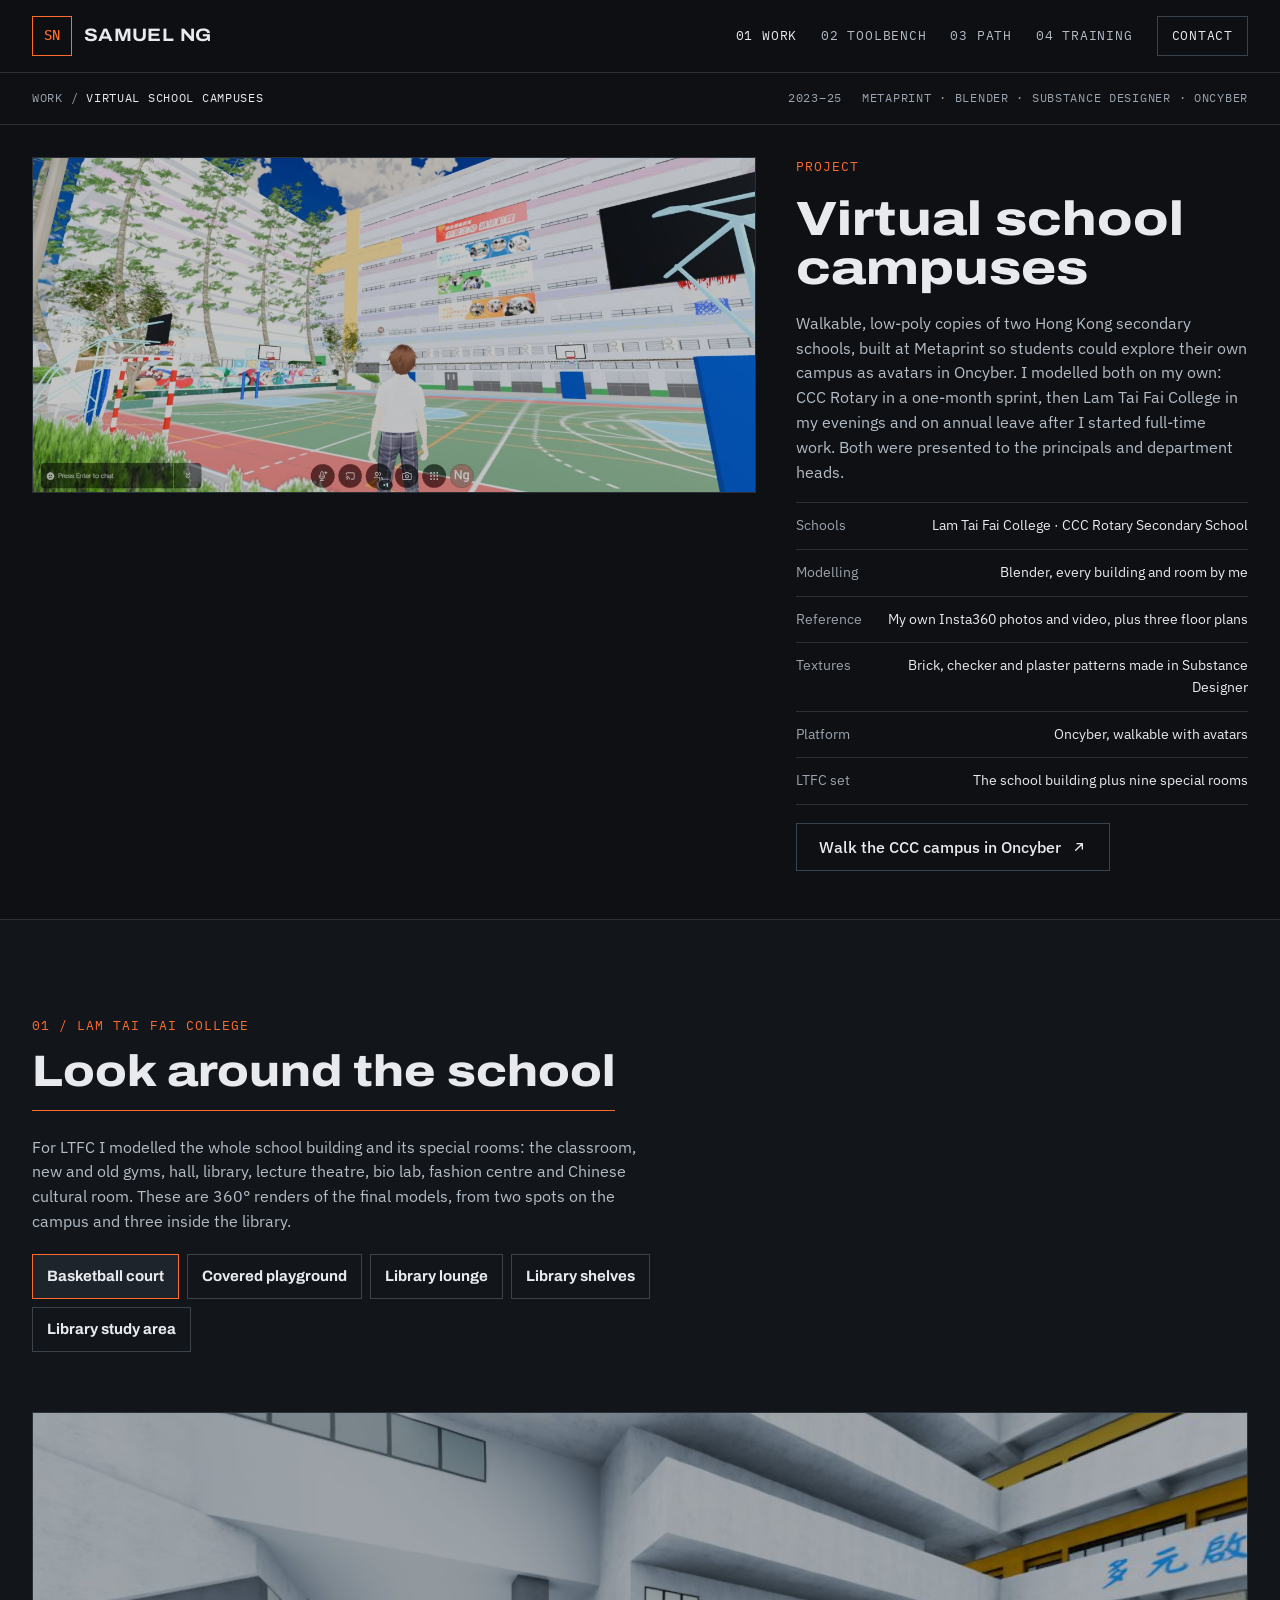
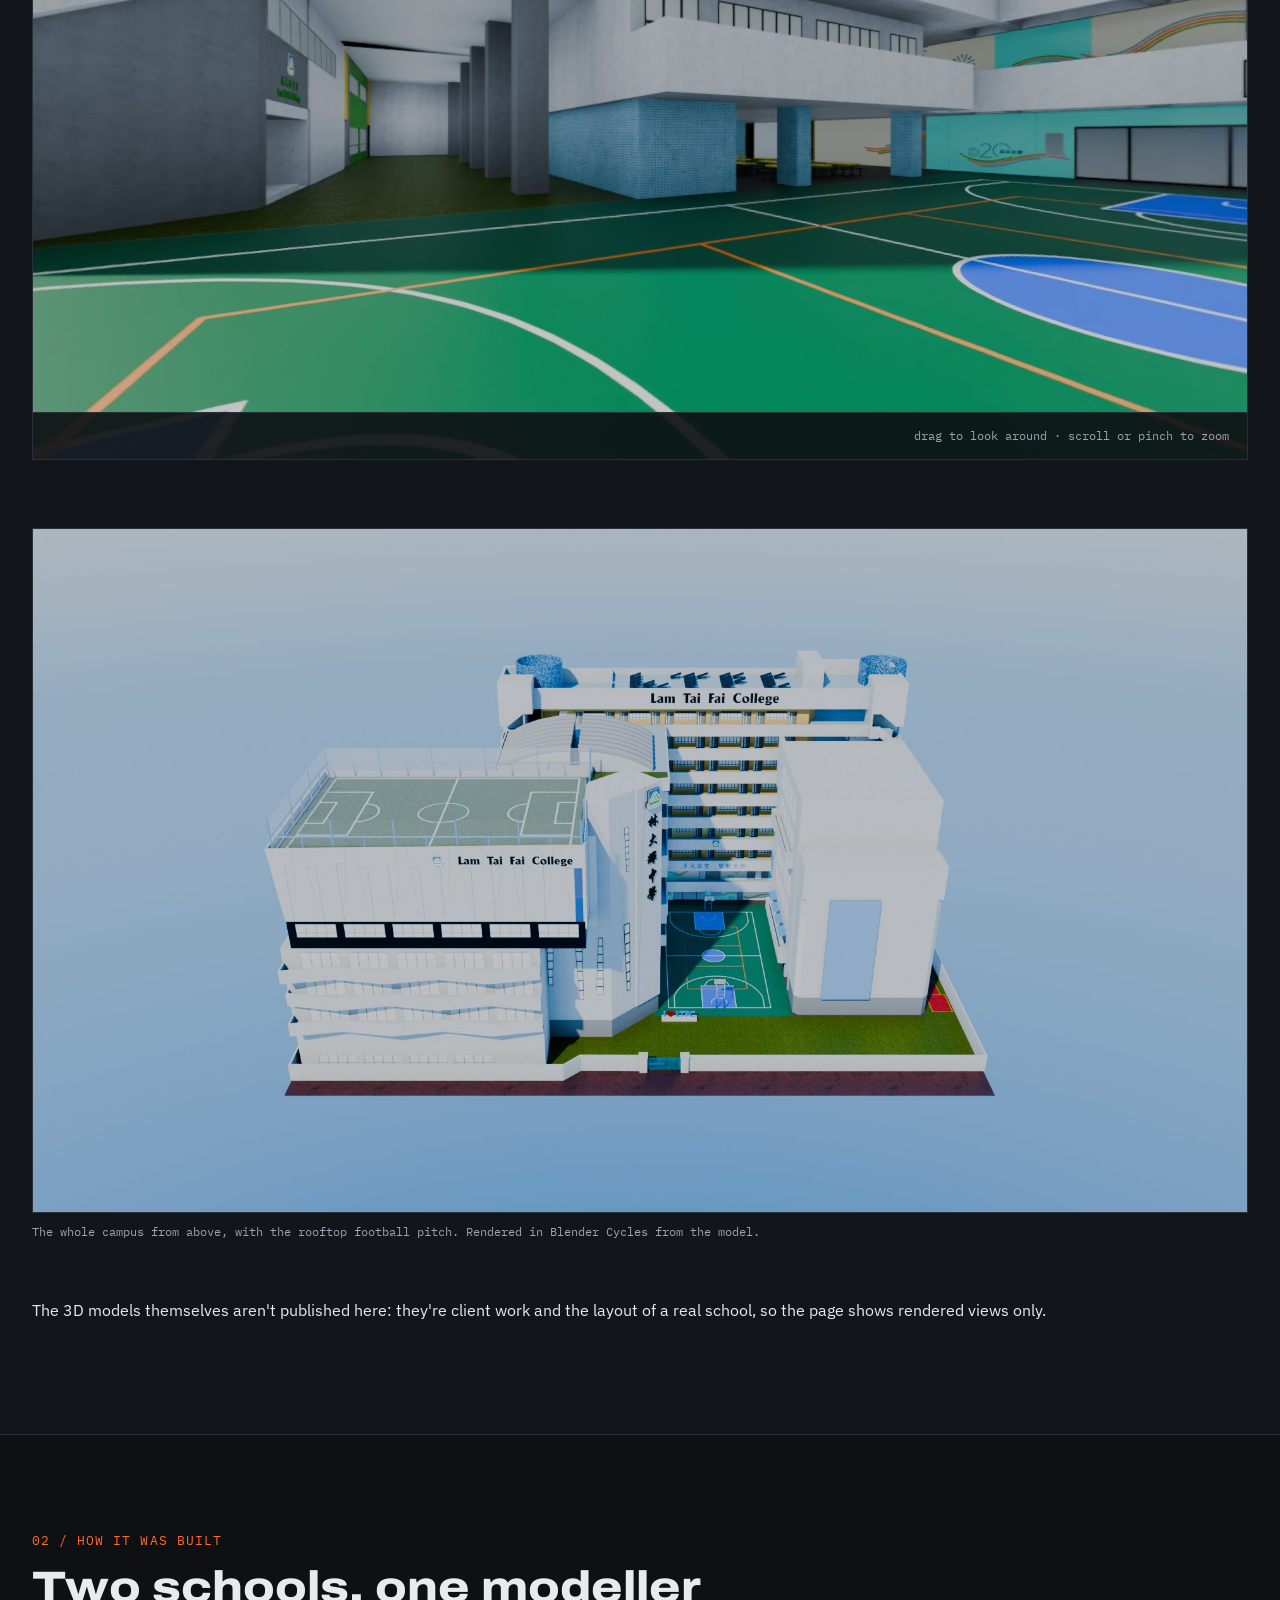
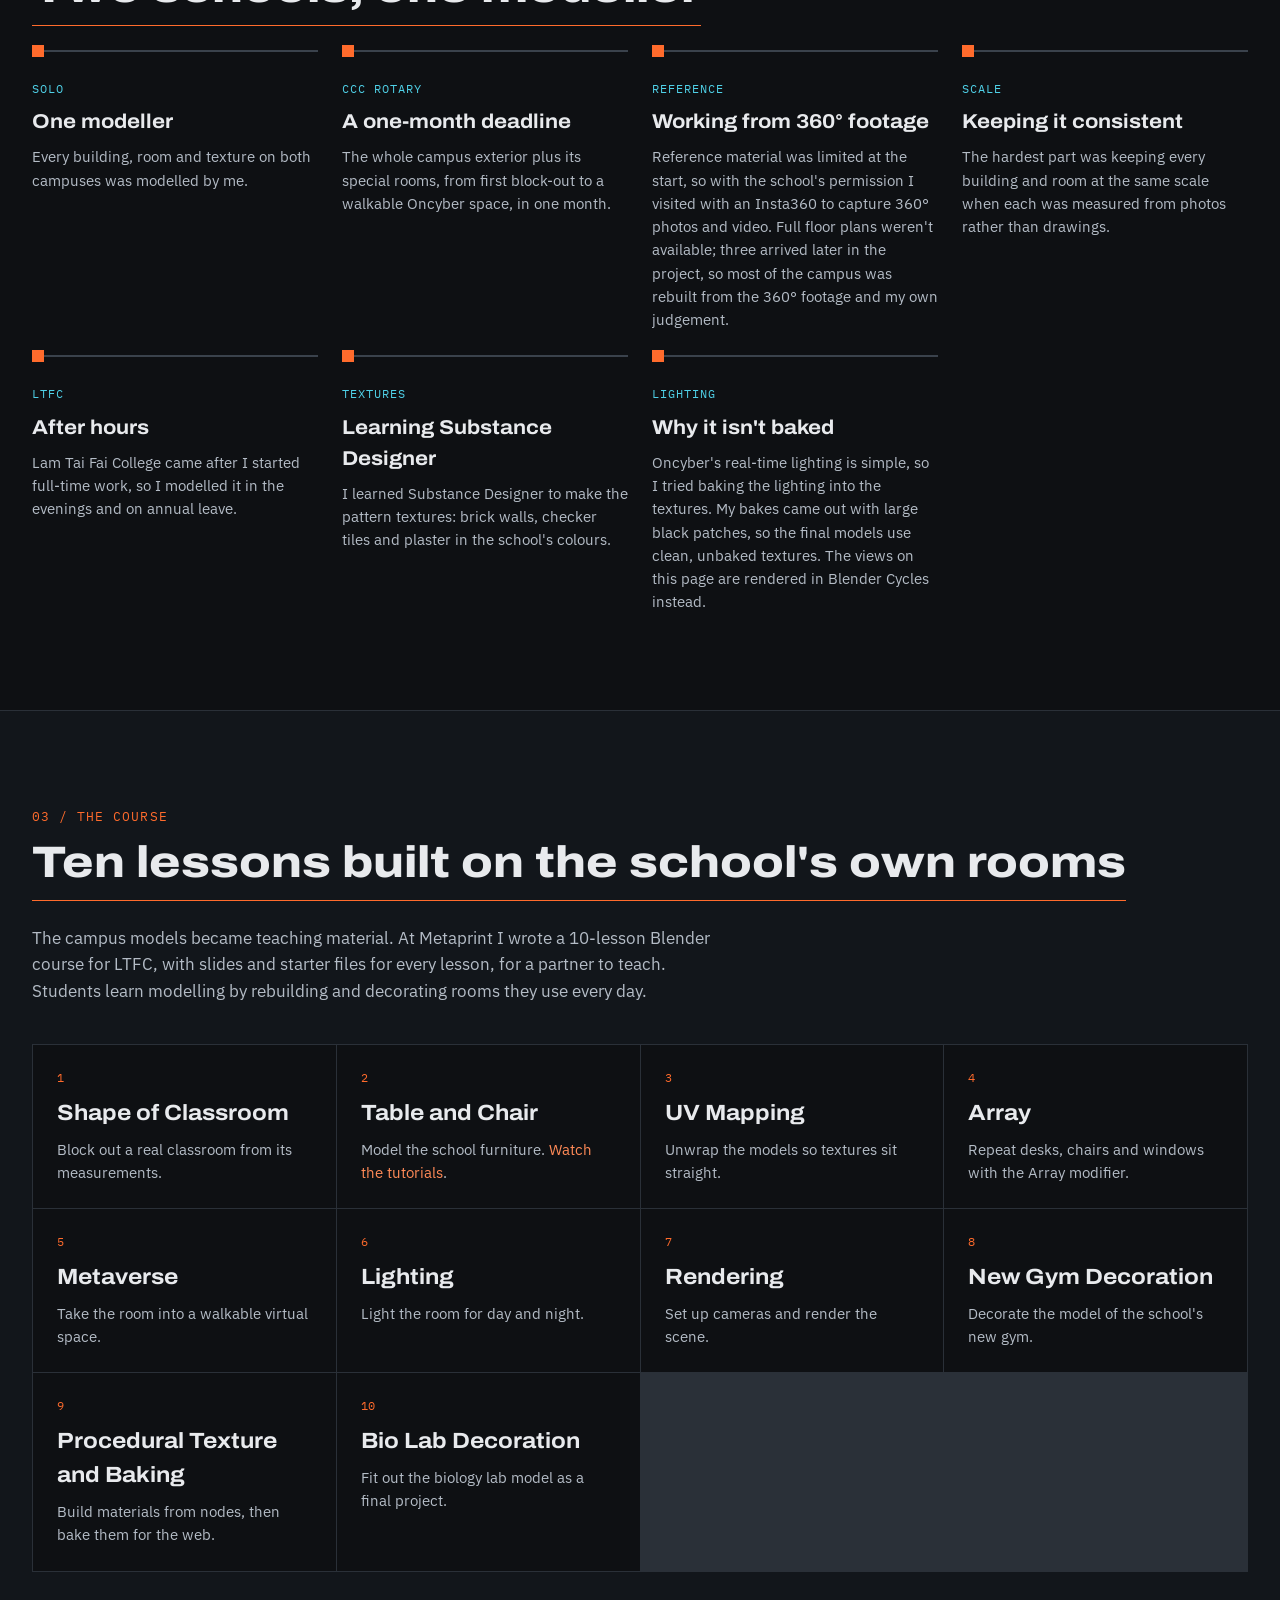
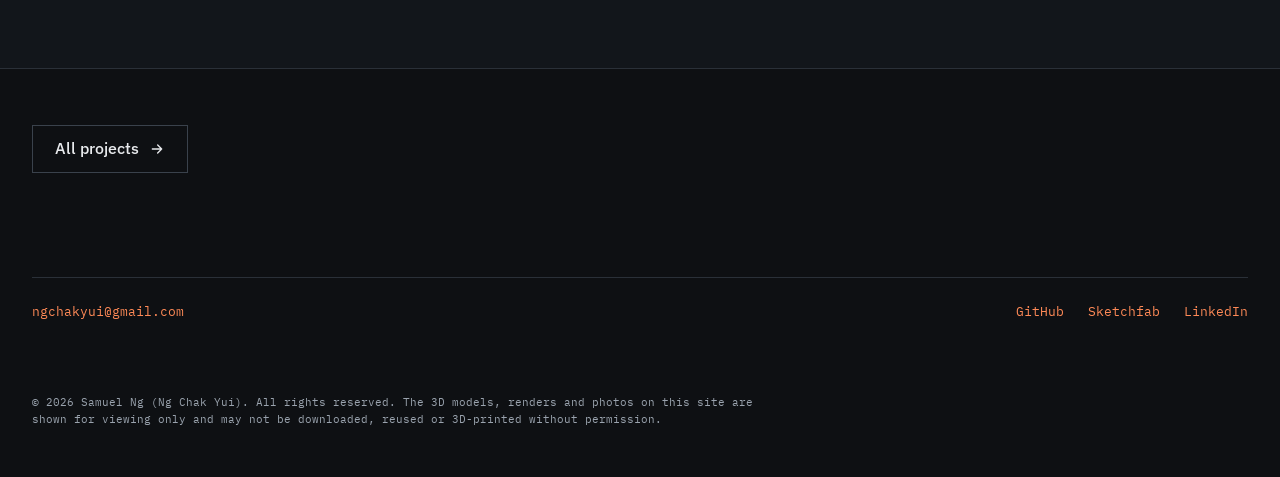
<file: virtual-campus.html>
<!doctype html>
<html lang="en">
<head>
  <meta charset="utf-8">
  <meta name="viewport" content="width=device-width, initial-scale=1">
  <title>Virtual school campuses · Samuel Ng</title>
  <meta name="description" content="Walkable virtual campuses for Lam Tai Fai College and CCC Rotary Secondary School, modelled in Blender from on-site 360° photos, plus a 10-lesson Blender course built on the school's own rooms.">
  <meta name="theme-color" content="#0E1013">
  <link rel="preconnect" href="https://fonts.googleapis.com">
  <link rel="preconnect" href="https://fonts.gstatic.com" crossorigin>
  <link href="https://fonts.googleapis.com/css2?family=Archivo:wdth,wght@62..125,400..900&family=IBM+Plex+Mono:wght@400;500&family=IBM+Plex+Sans:wght@400;500;600&display=swap" rel="stylesheet">
  <script type="module" crossorigin src="./assets/campus-CbmSgASp.js"></script>
  <link rel="modulepreload" crossorigin href="./assets/styles-rF4rCEnV.js">
  <link rel="modulepreload" crossorigin href="./assets/three.module-Cg5gvieo.js">
  <link rel="modulepreload" crossorigin href="./assets/common-Ct_0cvkn.js">
  <link rel="stylesheet" crossorigin href="./assets/styles-Bzp0ZeXf.css">
</head>
<body>
  <a class="skip" href="#main">Skip to content</a>

  <header class="site-header">
    <div class="wrap">
      <a class="brand" href="./" aria-label="Samuel Ng, home">
        <span class="brand-mark" aria-hidden="true">SN</span>
        <span class="brand-name">SAMUEL NG</span>
      </a>
      <nav class="nav" aria-label="Main">
        <a href="./#work" aria-current="page">01 WORK</a>
        <a href="./#bench">02 TOOLBENCH</a>
        <a href="./#path">03 PATH</a>
        <a href="training.html">04 TRAINING</a>
        <a class="nav-cta" href="./#contact">CONTACT</a>
      </nav>
    </div>
  </header>

  <main id="main">
    <div class="wrap crumbs">
      <div><a href="./#work">WORK</a> / <span class="here">VIRTUAL SCHOOL CAMPUSES</span></div>
      <div class="facts"><span>2023–25</span><span>METAPRINT · BLENDER · SUBSTANCE DESIGNER · ONCYBER</span></div>
    </div>

    <section class="project-hero">
      <div class="wrap">
        <figure class="project-shot">
          <img src="./images/ccc-metaverse.jpg" alt="Avatar standing on the playground of the virtual CCC Rotary Secondary School campus in Oncyber." width="1280" height="593">
        </figure>
        <div class="project-info">
          <span class="eyebrow">PROJECT</span>
          <h1 class="display">Virtual school campuses</h1>
          <p>Walkable, low-poly copies of two Hong Kong secondary schools, built at Metaprint so students could explore their own campus as avatars in Oncyber. I modelled both on my own: CCC Rotary in a one-month sprint, then Lam Tai Fai College in my evenings and on annual leave after I started full-time work. Both were presented to the principals and department heads.</p>
          <dl class="specs">
            <div><dt>Schools</dt><dd>Lam Tai Fai College · CCC Rotary Secondary School</dd></div>
            <div><dt>Modelling</dt><dd>Blender, every building and room by me</dd></div>
            <div><dt>Reference</dt><dd>My own Insta360 photos and video, plus three floor plans</dd></div>
            <div><dt>Textures</dt><dd>Brick, checker and plaster patterns made in Substance Designer</dd></div>
            <div><dt>Platform</dt><dd>Oncyber, walkable with avatars</dd></div>
            <div><dt>LTFC set</dt><dd>The school building plus nine special rooms</dd></div>
          </dl>
          <a class="btn btn-ghost" href="https://oncyber.io/spaces/0GXlNrppSVpb88FiTFuo" style="align-self: flex-start;">Walk the CCC campus in Oncyber
            <svg width="16" height="16" viewBox="0 0 24 24" fill="none" stroke="currentColor" stroke-width="2" stroke-linecap="round" stroke-linejoin="round" aria-hidden="true"><path d="M7 17 17 7M9 7h8v8"/></svg>
          </a>
        </div>
      </div>
    </section>

    <section class="section section-alt" aria-labelledby="rooms">
      <div class="wrap">
        <div class="section-head">
          <div>
            <span class="eyebrow">01 / LAM TAI FAI COLLEGE</span>
            <h2 class="display draw reveal" id="rooms">Look around the school</h2>
          </div>
        </div>
        <div class="room-head">
          <p>For LTFC I modelled the whole school building and its special rooms: the classroom, new and old gyms, hall, library, lecture theatre, bio lab, fashion centre and Chinese cultural room. These are 360° renders of the final models, from two spots on the campus and three inside the library.</p>
          <div class="room-tabs" role="tablist" aria-label="Viewpoints" id="spot-tabs">
            <button type="button" class="course-tab" role="tab" id="spot-court" data-src="./images/campus/campus-court.jpg" aria-selected="true"><b>Basketball court</b></button>
            <button type="button" class="course-tab" role="tab" id="spot-covered" data-src="./images/campus/campus-covered.jpg" aria-selected="false"><b>Covered playground</b></button>
            <button type="button" class="course-tab" role="tab" id="spot-lounge" data-src="./images/campus/library-lounge.jpg" aria-selected="false"><b>Library lounge</b></button>
            <button type="button" class="course-tab" role="tab" id="spot-shelves" data-src="./images/campus/library-shelves.jpg" aria-selected="false"><b>Library shelves</b></button>
            <button type="button" class="course-tab" role="tab" id="spot-study" data-src="./images/campus/library-study.jpg" aria-selected="false"><b>Library study area</b></button>
          </div>
        </div>
        <div class="viewport room-viewport" id="pano-viewer" role="img" aria-label="360° render of Lam Tai Fai College. Drag to look around.">
          <div class="vp-controls">
            <span>drag to look around · scroll or pinch to zoom</span>
          </div>
          <div class="vp-loading">LOADING VIEW</div>
        </div>
        <figure class="campus-aerial reveal">
          <img src="./images/campus/campus-aerial.jpg" alt="Render of the Lam Tai Fai College model under a blue sky with clouds: the main building with the school name, the rooftop football pitch and the basketball courts." loading="lazy" width="1920" height="1080">
          <figcaption>The whole campus from above, with the rooftop football pitch. Rendered in Blender Cycles from the model.</figcaption>
        </figure>
        <p class="note">The 3D models themselves aren't published here: they're client work and the layout of a real school, so the page shows rendered views only.</p>
      </div>
    </section>

    <section class="section" aria-labelledby="built">
      <div class="wrap">
        <div class="section-head">
          <div>
            <span class="eyebrow">02 / HOW IT WAS BUILT</span>
            <h2 class="display draw reveal" id="built">Two schools, one modeller</h2>
          </div>
        </div>
        <ol class="timeline">
          <li class="reveal"><span class="tl-k">SOLO</span><h3>One modeller</h3><p>Every building, room and texture on both campuses was modelled by me.</p></li>
          <li class="reveal"><span class="tl-k">CCC ROTARY</span><h3>A one-month deadline</h3><p>The whole campus exterior plus its special rooms, from first block-out to a walkable Oncyber space, in one month.</p></li>
          <li class="reveal"><span class="tl-k">REFERENCE</span><h3>Working from 360° footage</h3><p>Reference material was limited at the start, so with the school's permission I visited with an Insta360 to capture 360° photos and video. Full floor plans weren't available; three arrived later in the project, so most of the campus was rebuilt from the 360° footage and my own judgement.</p></li>
          <li class="reveal"><span class="tl-k">SCALE</span><h3>Keeping it consistent</h3><p>The hardest part was keeping every building and room at the same scale when each was measured from photos rather than drawings.</p></li>
          <li class="reveal"><span class="tl-k">LTFC</span><h3>After hours</h3><p>Lam Tai Fai College came after I started full-time work, so I modelled it in the evenings and on annual leave.</p></li>
          <li class="reveal"><span class="tl-k">TEXTURES</span><h3>Learning Substance Designer</h3><p>I learned Substance Designer to make the pattern textures: brick walls, checker tiles and plaster in the school's colours.</p></li>
          <li class="reveal"><span class="tl-k">LIGHTING</span><h3>Why it isn't baked</h3><p>Oncyber's real-time lighting is simple, so I tried baking the lighting into the textures. My bakes came out with large black patches, so the final models use clean, unbaked textures. The views on this page are rendered in Blender Cycles instead.</p></li>
        </ol>
      </div>
    </section>

    <section class="section section-alt" aria-labelledby="course">
      <div class="wrap">
        <div class="section-head">
          <div>
            <span class="eyebrow">03 / THE COURSE</span>
            <h2 class="display draw reveal" id="course">Ten lessons built on the school's own rooms</h2>
          </div>
        </div>
        <p class="lede reveal">The campus models became teaching material. At Metaprint I wrote a 10-lesson Blender course for LTFC, with slides and starter files for every lesson, for a partner to teach. Students learn modelling by rebuilding and decorating rooms they use every day.</p>
        <ul class="mode-grid">
          <li class="reveal"><span class="mode-n">1</span><h3>Shape of Classroom</h3><p>Block out a real classroom from its measurements.</p></li>
          <li class="reveal"><span class="mode-n">2</span><h3>Table and Chair</h3><p>Model the school furniture. <a href="training.html#blender">Watch the tutorials</a>.</p></li>
          <li class="reveal"><span class="mode-n">3</span><h3>UV Mapping</h3><p>Unwrap the models so textures sit straight.</p></li>
          <li class="reveal"><span class="mode-n">4</span><h3>Array</h3><p>Repeat desks, chairs and windows with the Array modifier.</p></li>
          <li class="reveal"><span class="mode-n">5</span><h3>Metaverse</h3><p>Take the room into a walkable virtual space.</p></li>
          <li class="reveal"><span class="mode-n">6</span><h3>Lighting</h3><p>Light the room for day and night.</p></li>
          <li class="reveal"><span class="mode-n">7</span><h3>Rendering</h3><p>Set up cameras and render the scene.</p></li>
          <li class="reveal"><span class="mode-n">8</span><h3>New Gym Decoration</h3><p>Decorate the model of the school's new gym.</p></li>
          <li class="reveal"><span class="mode-n">9</span><h3>Procedural Texture and Baking</h3><p>Build materials from nodes, then bake them for the web.</p></li>
          <li class="reveal"><span class="mode-n">10</span><h3>Bio Lab Decoration</h3><p>Fit out the biology lab model as a final project.</p></li>
        </ul>
      </div>
    </section>

    <div class="wrap">
      <a class="btn btn-ghost" href="./#work" style="margin: 56px 0;">All projects
        <svg width="16" height="16" viewBox="0 0 24 24" fill="none" stroke="currentColor" stroke-width="2" stroke-linecap="round" stroke-linejoin="round" aria-hidden="true"><path d="M5 12h14M13 6l6 6-6 6"/></svg>
      </a>
    </div>
  </main>

  <footer class="footer">
    <div class="wrap" style="padding-top: 48px;">
      <div class="footer-meta">
        <a href="mailto:ngchakyui@gmail.com">ngchakyui@gmail.com</a>
        <nav aria-label="Elsewhere">
          <a href="https://github.com/ngkirto">GitHub</a>
          <a href="https://sketchfab.com/chibi_chan">Sketchfab</a>
          <a href="https://www.linkedin.com/in/chak-yui-ng-506090190/">LinkedIn</a>
        </nav>
      </div>
      <p class="legal">© 2026 Samuel Ng (Ng Chak Yui). All rights reserved. The 3D models, renders and photos on this site are shown for viewing only and may not be downloaded, reused or 3D-printed without permission.</p>
    </div>
  </footer>

</body>
</html>
</file>
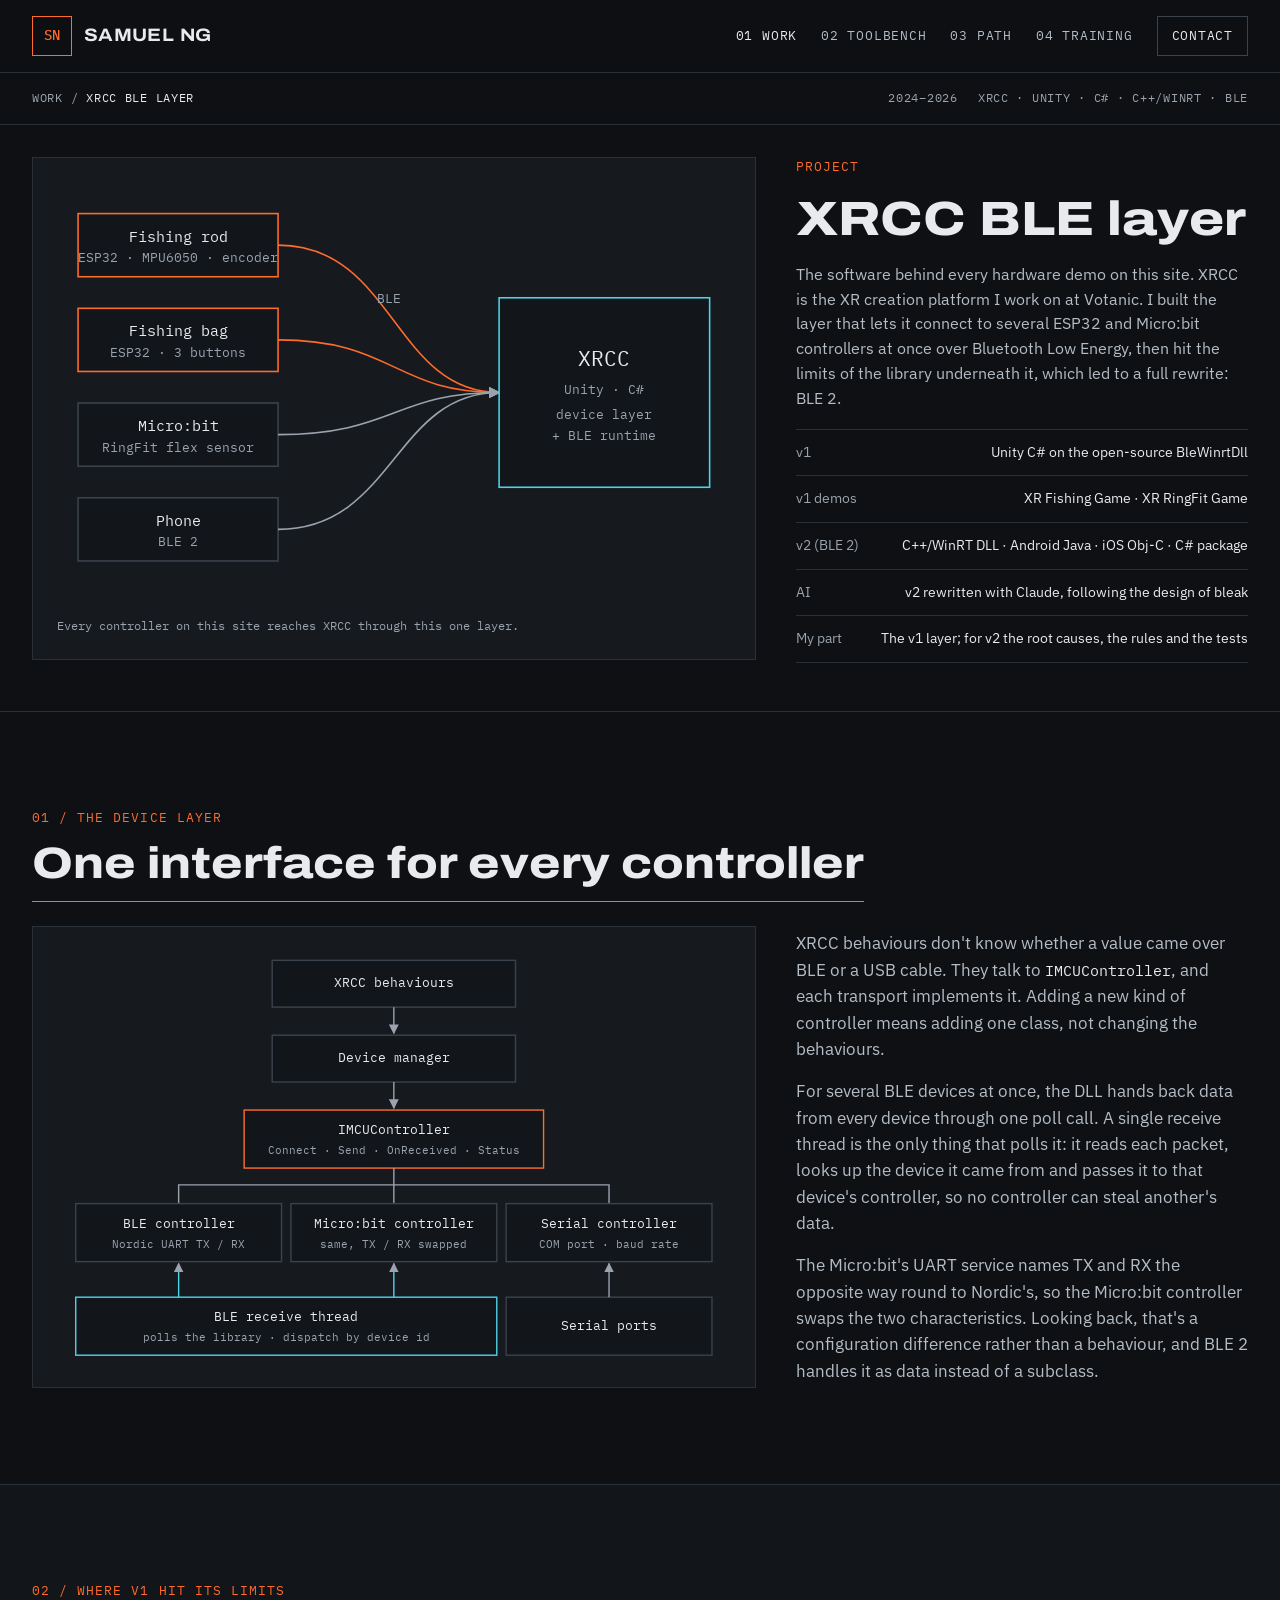
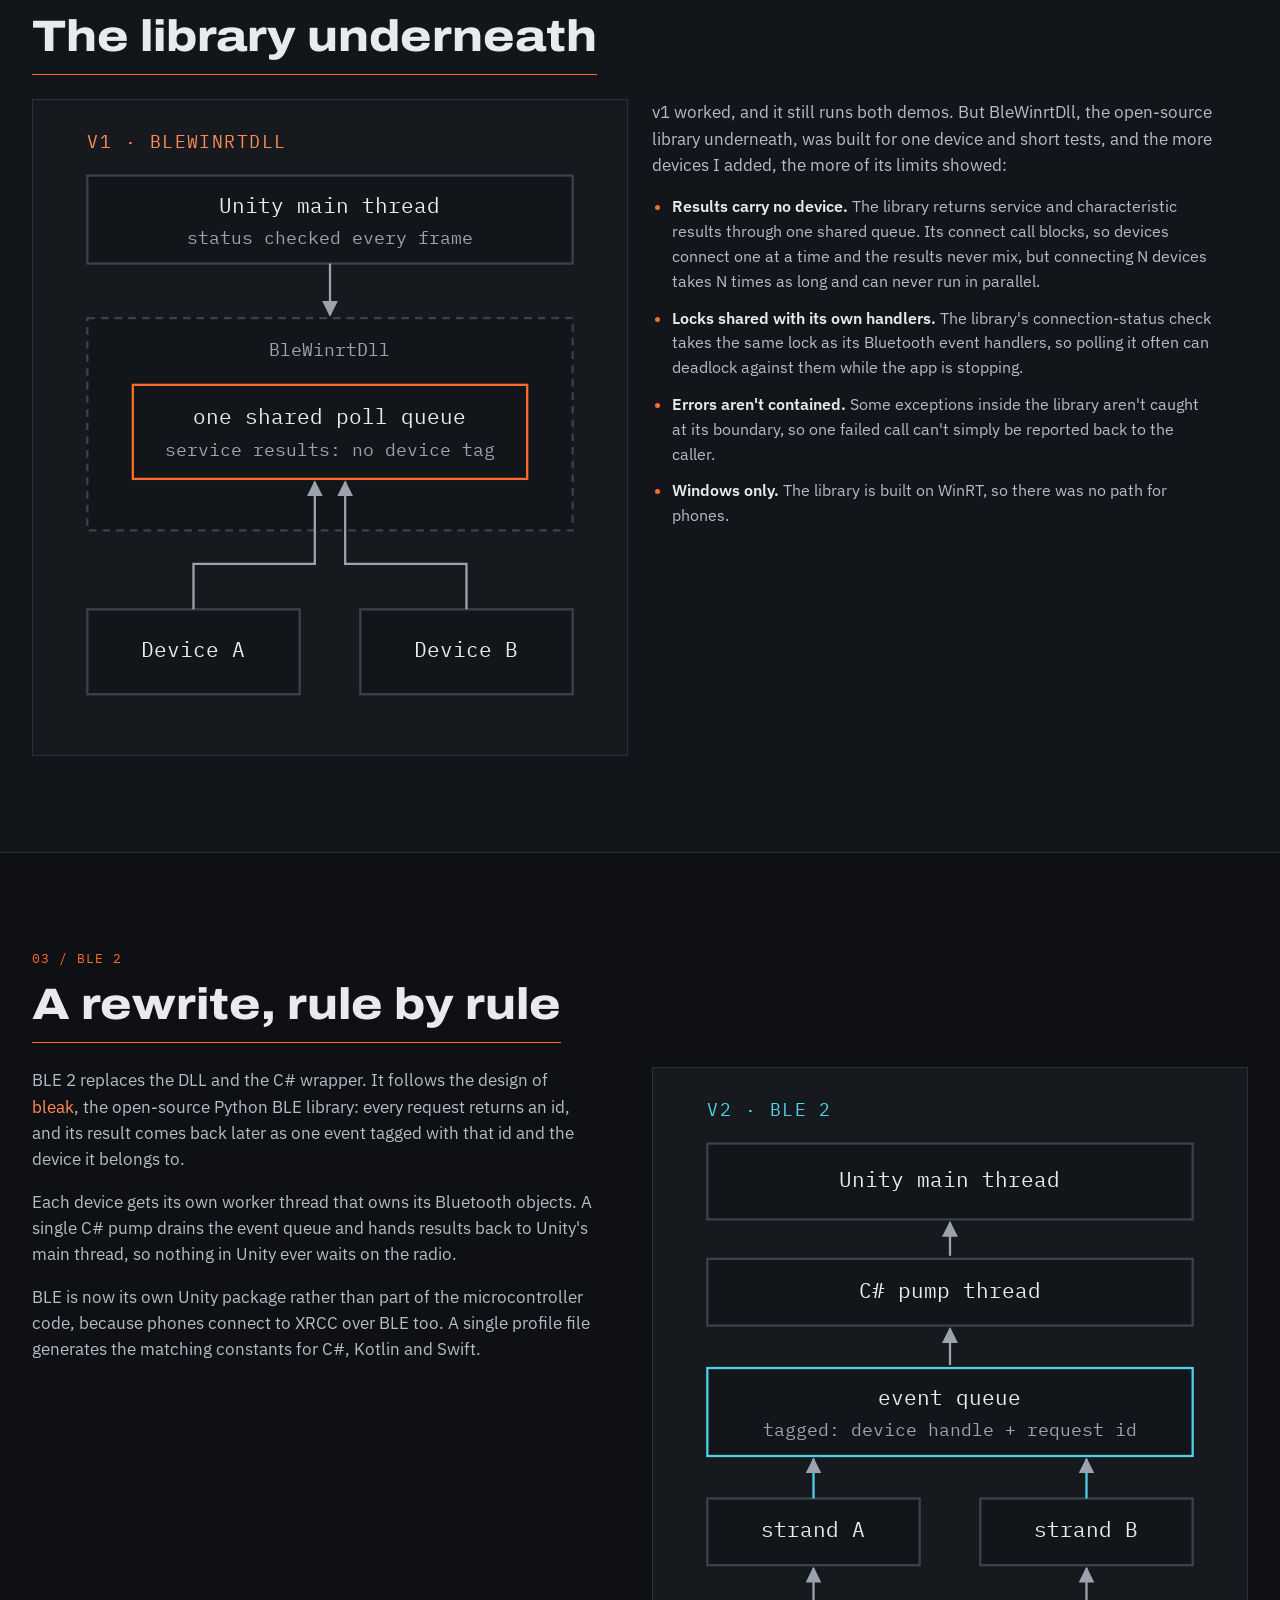
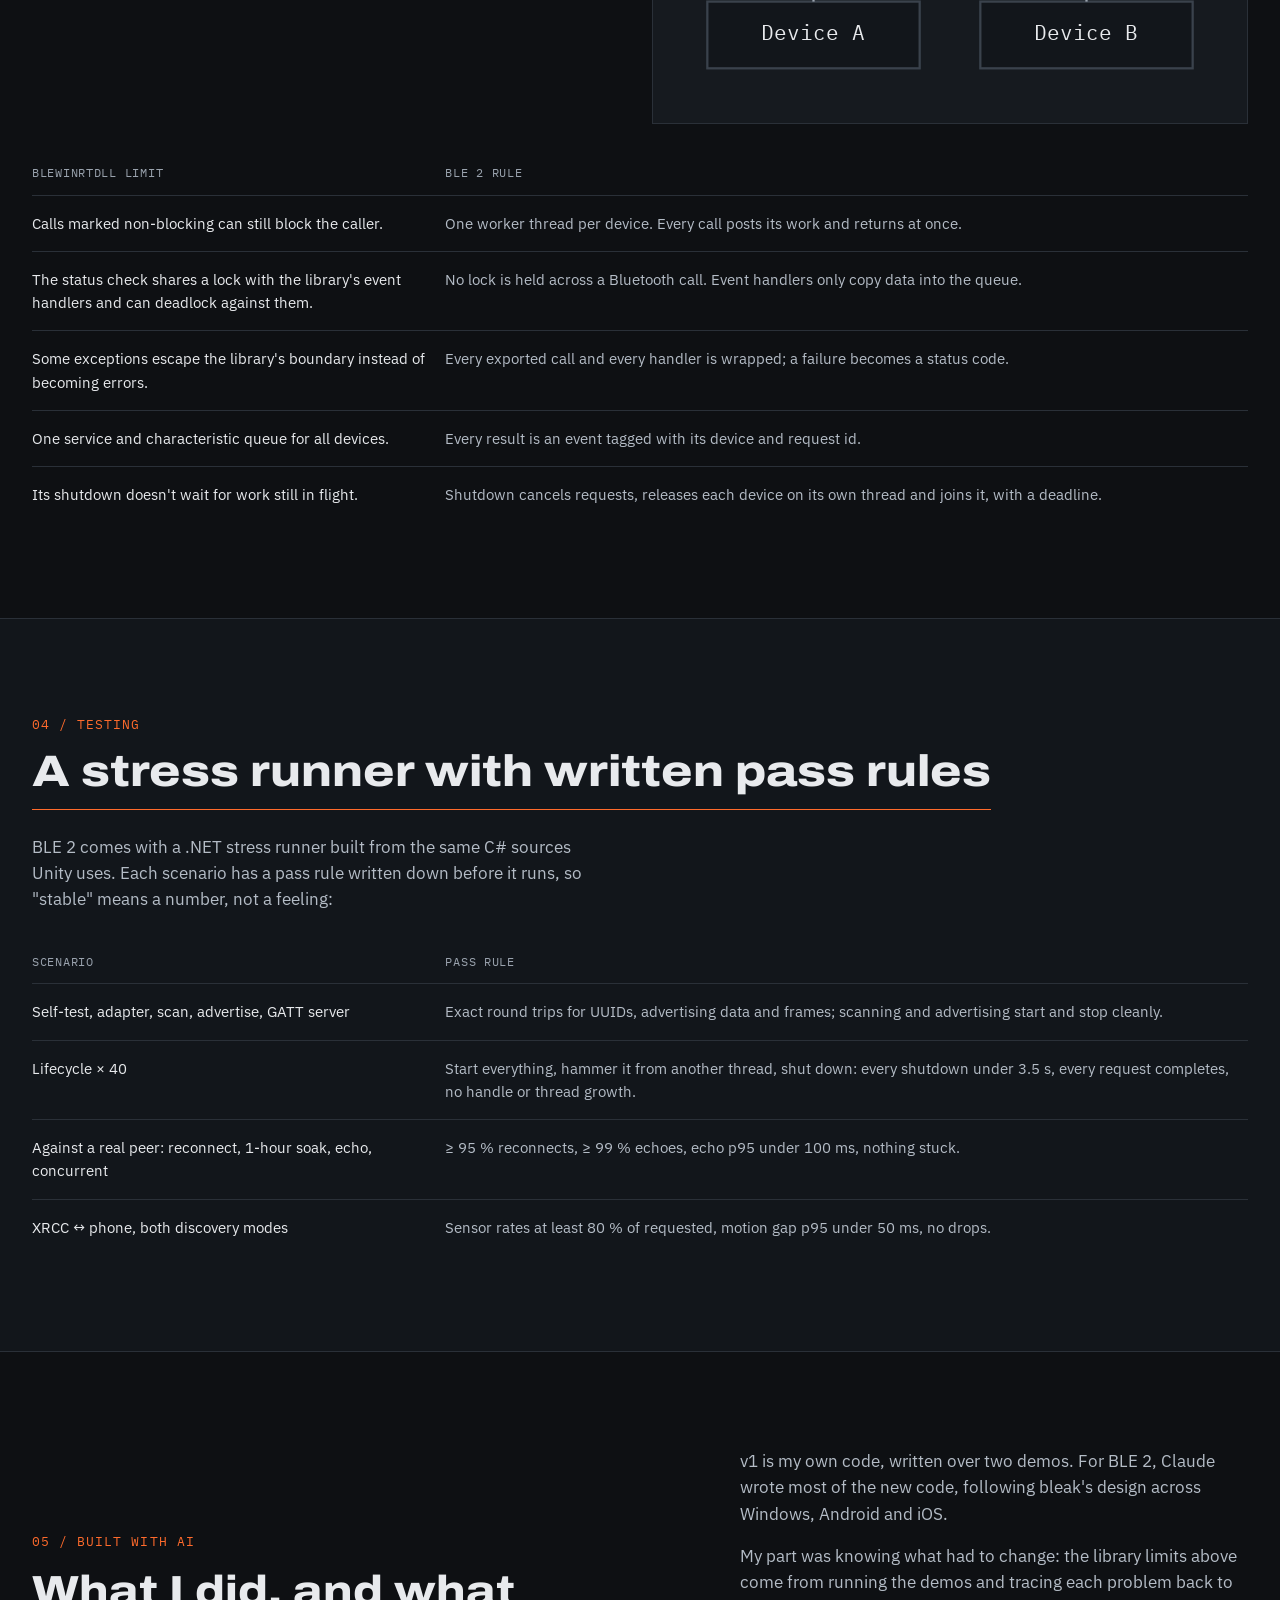
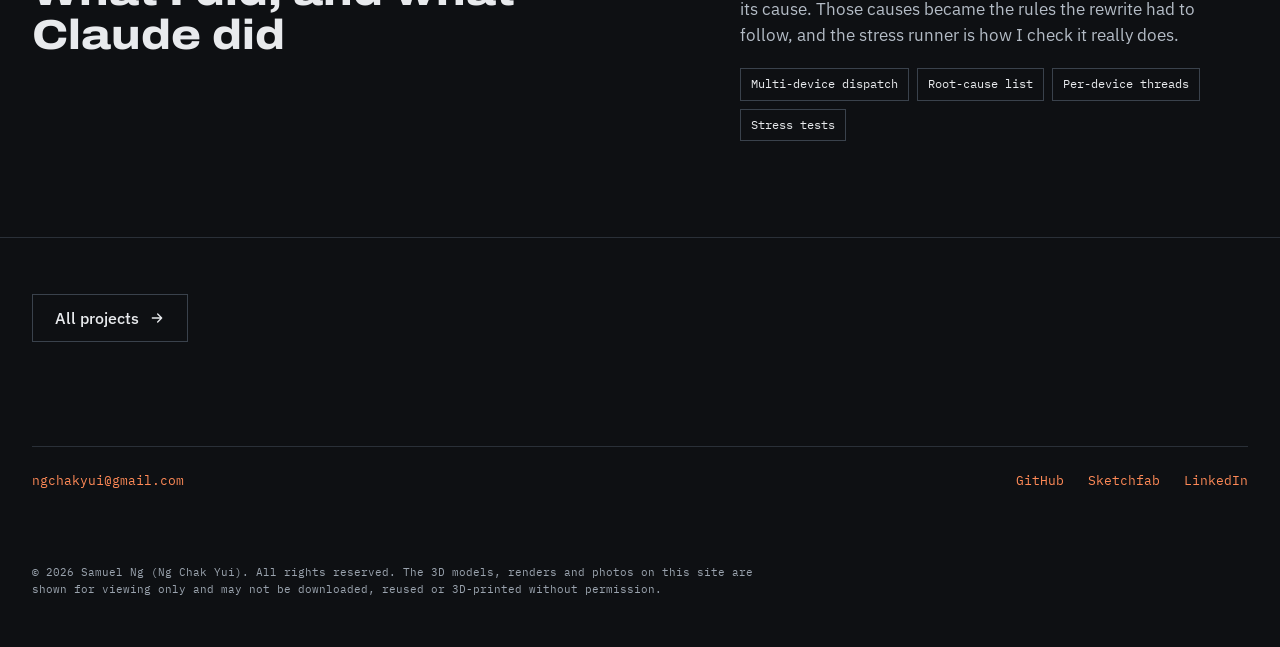
<file: xr-ble.html>
<!doctype html>
<html lang="en">
<head>
  <meta charset="utf-8">
  <meta name="viewport" content="width=device-width, initial-scale=1">
  <title>XRCC BLE Layer · Samuel Ng</title>
  <meta name="description" content="How XRCC talks to ESP32 and Micro:bit controllers over Bluetooth Low Energy: the multi-device layer I built on BleWinrtDll, where it hit its limits, and how the BLE 2 rewrite is structured.">
  <meta name="theme-color" content="#0E1013">
  <link rel="preconnect" href="https://fonts.googleapis.com">
  <link rel="preconnect" href="https://fonts.gstatic.com" crossorigin>
  <link href="https://fonts.googleapis.com/css2?family=Archivo:wdth,wght@62..125,400..900&family=IBM+Plex+Mono:wght@400;500&family=IBM+Plex+Sans:wght@400;500;600&display=swap" rel="stylesheet">
  <script type="module" crossorigin src="./assets/ble-R3m0-_tg.js"></script>
  <link rel="modulepreload" crossorigin href="./assets/styles-rF4rCEnV.js">
  <link rel="modulepreload" crossorigin href="./assets/common-Ct_0cvkn.js">
  <link rel="stylesheet" crossorigin href="./assets/styles-Bzp0ZeXf.css">
</head>
<body>
  <a class="skip" href="#main">Skip to content</a>

  <header class="site-header">
    <div class="wrap">
      <a class="brand" href="./" aria-label="Samuel Ng, home">
        <span class="brand-mark" aria-hidden="true">SN</span>
        <span class="brand-name">SAMUEL NG</span>
      </a>
      <nav class="nav" aria-label="Main">
        <a href="./#work" aria-current="page">01 WORK</a>
        <a href="./#bench">02 TOOLBENCH</a>
        <a href="./#path">03 PATH</a>
        <a href="training.html">04 TRAINING</a>
        <a class="nav-cta" href="./#contact">CONTACT</a>
      </nav>
    </div>
  </header>

  <main id="main">
    <div class="wrap crumbs">
      <div><a href="./#work">WORK</a> / <span class="here">XRCC BLE LAYER</span></div>
      <div class="facts"><span>2024–2026</span><span>XRCC · UNITY · C# · C++/WINRT · BLE</span></div>
    </div>

    <section class="project-hero">
      <div class="wrap">
        <figure class="diagram">
          <svg class="dg wide" viewBox="0 0 640 400" role="img" aria-label="Diagram: the fishing rod and fishing bag ESP32s, a Micro:bit and a phone each connect over Bluetooth Low Energy to XRCC, which runs in Unity.">
            <defs><marker id="ah-hero" viewBox="0 0 10 10" refX="9" refY="5" markerWidth="7" markerHeight="7" orient="auto-start-reverse"><path class="ah" d="M0 0L10 5L0 10z"/></marker></defs>
            <rect class="box hot" x="20" y="30" width="190" height="60"/><text class="t" x="115" y="53">Fishing rod</text><text class="s" x="115" y="73">ESP32 · MPU6050 · encoder</text>
            <rect class="box hot" x="20" y="120" width="190" height="60"/><text class="t" x="115" y="143">Fishing bag</text><text class="s" x="115" y="163">ESP32 · 3 buttons</text>
            <rect class="box" x="20" y="210" width="190" height="60"/><text class="t" x="115" y="233">Micro:bit</text><text class="s" x="115" y="253">RingFit flex sensor</text>
            <rect class="box" x="20" y="300" width="190" height="60"/><text class="t" x="115" y="323">Phone</text><text class="s" x="115" y="343">BLE 2</text>
            <path class="w hot" d="M210 60 C 320 60, 320 200, 420 200" marker-end="url(#ah-hero)"/>
            <path class="w hot" d="M210 150 C 320 150, 320 200, 420 200" marker-end="url(#ah-hero)"/>
            <path class="w" d="M210 240 C 320 240, 320 200, 420 200" marker-end="url(#ah-hero)"/>
            <path class="w" d="M210 330 C 320 330, 320 200, 420 200" marker-end="url(#ah-hero)"/>
            <text class="s" x="315" y="112">BLE</text>
            <rect class="box cool" x="420" y="110" width="200" height="180"/>
            <text class="t" x="520" y="170" style="font-size: 20px">XRCC</text>
            <text class="s" x="520" y="198">Unity · C#</text>
            <text class="s" x="520" y="222">device layer</text>
            <text class="s" x="520" y="242">+ BLE runtime</text>
          </svg>
          <figcaption>Every controller on this site reaches XRCC through this one layer.</figcaption>
        </figure>
        <div class="project-info">
          <span class="eyebrow">PROJECT</span>
          <h1 class="display">XRCC BLE layer</h1>
          <p>The software behind every hardware demo on this site. XRCC is the XR creation platform I work on at Votanic. I built the layer that lets it connect to several ESP32 and Micro:bit controllers at once over Bluetooth Low Energy, then hit the limits of the library underneath it, which led to a full rewrite: BLE 2.</p>
          <dl class="specs">
            <div><dt>v1</dt><dd>Unity C# on the open-source BleWinrtDll</dd></div>
            <div><dt>v1 demos</dt><dd>XR Fishing Game · XR RingFit Game</dd></div>
            <div><dt>v2 (BLE 2)</dt><dd>C++/WinRT DLL · Android Java · iOS Obj-C · C# package</dd></div>
            <div><dt>AI</dt><dd>v2 rewritten with Claude, following the design of bleak</dd></div>
            <div><dt>My part</dt><dd>The v1 layer; for v2 the root causes, the rules and the tests</dd></div>
          </dl>
        </div>
      </div>
    </section>

    <section class="section" aria-labelledby="layer">
      <div class="wrap">
        <div class="section-head">
          <div>
            <span class="eyebrow">01 / THE DEVICE LAYER</span>
            <h2 class="display draw reveal" id="layer">One interface for every controller</h2>
          </div>
        </div>
        <div class="layer-grid">
          <figure class="diagram reveal">
            <svg class="dg wide" viewBox="0 0 720 440" role="img" aria-label="Diagram: XRCC behaviours talk to a device manager, which holds IMCUController instances. A BLE controller, a Micro:bit controller and a serial controller implement it. One BLE receive thread polls the library and dispatches data to the BLE controllers by device id.">
              <defs><marker id="ah-layer" viewBox="0 0 10 10" refX="9" refY="5" markerWidth="7" markerHeight="7" orient="auto-start-reverse"><path class="ah" d="M0 0L10 5L0 10z"/></marker></defs>
              <rect class="box" x="230" y="10" width="260" height="50"/><text class="t" x="360" y="35">XRCC behaviours</text>
              <path class="w" d="M360 60 V 88" marker-end="url(#ah-layer)"/>
              <rect class="box" x="230" y="90" width="260" height="50"/><text class="t" x="360" y="115">Device manager</text>
              <path class="w" d="M360 140 V 168" marker-end="url(#ah-layer)"/>
              <rect class="box hot" x="200" y="170" width="320" height="62"/><text class="t" x="360" y="192">IMCUController</text><text class="s" x="360" y="214">Connect · Send · OnReceived · Status</text>
              <path class="w" d="M360 232 V 250 H 130 V 270"/>
              <path class="w" d="M360 250 V 270"/>
              <path class="w" d="M360 250 H 590 V 270"/>
              <rect class="box" x="20" y="270" width="220" height="62"/><text class="t" x="130" y="292">BLE controller</text><text class="s" x="130" y="314">Nordic UART TX / RX</text>
              <rect class="box" x="250" y="270" width="220" height="62"/><text class="t" x="360" y="292">Micro:bit controller</text><text class="s" x="360" y="314">same, TX / RX swapped</text>
              <rect class="box" x="480" y="270" width="220" height="62"/><text class="t" x="590" y="292">Serial controller</text><text class="s" x="590" y="314">COM port · baud rate</text>
              <rect class="box cool" x="20" y="370" width="450" height="62"/><text class="t" x="245" y="392">BLE receive thread</text><text class="s" x="245" y="414">polls the library · dispatch by device id</text>
              <path class="w cool" d="M130 370 V 334" marker-end="url(#ah-layer)"/>
              <path class="w cool" d="M360 370 V 334" marker-end="url(#ah-layer)"/>
              <rect class="box" x="480" y="370" width="220" height="62"/><text class="t" x="590" y="401">Serial ports</text>
              <path class="w" d="M590 370 V 334" marker-end="url(#ah-layer)"/>
            </svg>
          </figure>
          <div class="case-copy reveal">
            <p>XRCC behaviours don't know whether a value came over BLE or a USB cable. They talk to <code>IMCUController</code>, and each transport implements it. Adding a new kind of controller means adding one class, not changing the behaviours.</p>
            <p>For several BLE devices at once, the DLL hands back data from every device through one poll call. A single receive thread is the only thing that polls it: it reads each packet, looks up the device it came from and passes it to that device's controller, so no controller can steal another's data.</p>
            <p>The Micro:bit's UART service names TX and RX the opposite way round to Nordic's, so the Micro:bit controller swaps the two characteristics. Looking back, that's a configuration difference rather than a behaviour, and BLE 2 handles it as data instead of a subclass.</p>
          </div>
        </div>
      </div>
    </section>

    <section class="section section-alt" aria-labelledby="limits">
      <div class="wrap">
        <div class="section-head">
          <div>
            <span class="eyebrow">02 / WHERE V1 HIT ITS LIMITS</span>
            <h2 class="display draw reveal" id="limits">The library underneath</h2>
          </div>
        </div>
        <div class="split">
          <figure class="diagram reveal">
            <svg class="dg" viewBox="0 0 360 400" role="img" aria-label="v1: connection status is checked every frame; both devices feed one shared poll queue inside the open-source BleWinrtDll, with no device tag on service results.">
              <defs><marker id="ah-v1" viewBox="0 0 10 10" refX="9" refY="5" markerWidth="7" markerHeight="7" orient="auto-start-reverse"><path class="ah" d="M0 0L10 5L0 10z"/></marker></defs>
              <text class="h" x="20" y="16">V1 · BLEWINRTDLL</text>
              <rect class="box" x="20" y="34" width="320" height="58"/><text class="t" x="180" y="55">Unity main thread</text><text class="s" x="180" y="76">status checked every frame</text>
              <path class="w" d="M180 92 V 126" marker-end="url(#ah-v1)"/>
              <rect class="box bad" x="20" y="128" width="320" height="140"/>
              <text class="s" x="180" y="150">BleWinrtDll</text>
              <rect class="box hot" x="50" y="172" width="260" height="62"/><text class="t" x="180" y="194">one shared poll queue</text><text class="s" x="180" y="216">service results: no device tag</text>
              <rect class="box" x="20" y="320" width="140" height="56"/><text class="t" x="90" y="348">Device A</text>
              <rect class="box" x="200" y="320" width="140" height="56"/><text class="t" x="270" y="348">Device B</text>
              <path class="w" d="M90 320 V 290 H 170 V 236" marker-end="url(#ah-v1)"/>
              <path class="w" d="M270 320 V 290 H 190 V 236" marker-end="url(#ah-v1)"/>
            </svg>
          </figure>
          <div class="case-copy reveal">
            <p>v1 worked, and it still runs both demos. But BleWinrtDll, the open-source library underneath, was built for one device and short tests, and the more devices I added, the more of its limits showed:</p>
            <ul class="bullets">
              <li><b>Results carry no device.</b> The library returns service and characteristic results through one shared queue. Its connect call blocks, so devices connect one at a time and the results never mix, but connecting N devices takes N times as long and can never run in parallel.</li>
              <li><b>Locks shared with its own handlers.</b> The library's connection-status check takes the same lock as its Bluetooth event handlers, so polling it often can deadlock against them while the app is stopping.</li>
              <li><b>Errors aren't contained.</b> Some exceptions inside the library aren't caught at its boundary, so one failed call can't simply be reported back to the caller.</li>
              <li><b>Windows only.</b> The library is built on WinRT, so there was no path for phones.</li>
            </ul>
          </div>
        </div>
      </div>
    </section>

    <section class="section" aria-labelledby="ble2">
      <div class="wrap">
        <div class="section-head">
          <div>
            <span class="eyebrow">03 / BLE 2</span>
            <h2 class="display draw reveal" id="ble2">A rewrite, rule by rule</h2>
          </div>
        </div>
        <div class="split">
          <div class="case-copy reveal">
            <p>BLE 2 replaces the DLL and the C# wrapper. It follows the design of <a href="https://github.com/hbldh/bleak">bleak</a>, the open-source Python BLE library: every request returns an id, and its result comes back later as one event tagged with that id and the device it belongs to.</p>
            <p>Each device gets its own worker thread that owns its Bluetooth objects. A single C# pump drains the event queue and hands results back to Unity's main thread, so nothing in Unity ever waits on the radio.</p>
            <p>BLE is now its own Unity package rather than part of the microcontroller code, because phones connect to XRCC over BLE too. A single profile file generates the matching constants for C#, Kotlin and Swift.</p>
          </div>
          <figure class="diagram reveal">
            <svg class="dg" viewBox="0 0 360 400" role="img" aria-label="v2: each device has its own worker strand; results go into one event queue tagged with device handle and request id; a C# pump thread delivers them to the Unity main thread.">
              <defs><marker id="ah-v2" viewBox="0 0 10 10" refX="9" refY="5" markerWidth="7" markerHeight="7" orient="auto-start-reverse"><path class="ah" d="M0 0L10 5L0 10z"/></marker></defs>
              <text class="h cyan" x="20" y="16">V2 · BLE 2</text>
              <rect class="box" x="20" y="34" width="320" height="50"/><text class="t" x="180" y="59">Unity main thread</text>
              <path class="w" d="M180 108 V 86" marker-end="url(#ah-v2)"/>
              <rect class="box" x="20" y="110" width="320" height="44"/><text class="t" x="180" y="132">C# pump thread</text>
              <path class="w" d="M180 180 V 156" marker-end="url(#ah-v2)"/>
              <rect class="box cool" x="20" y="182" width="320" height="58"/><text class="t" x="180" y="203">event queue</text><text class="s" x="180" y="224">tagged: device handle + request id</text>
              <rect class="box" x="20" y="268" width="140" height="44"/><text class="t" x="90" y="290">strand A</text>
              <rect class="box" x="200" y="268" width="140" height="44"/><text class="t" x="270" y="290">strand B</text>
              <path class="w cool" d="M90 268 V 242" marker-end="url(#ah-v2)"/>
              <path class="w cool" d="M270 268 V 242" marker-end="url(#ah-v2)"/>
              <rect class="box" x="20" y="336" width="140" height="44"/><text class="t" x="90" y="358">Device A</text>
              <rect class="box" x="200" y="336" width="140" height="44"/><text class="t" x="270" y="358">Device B</text>
              <path class="w" d="M90 336 V 314" marker-end="url(#ah-v2)"/>
              <path class="w" d="M270 336 V 314" marker-end="url(#ah-v2)"/>
            </svg>
          </figure>
        </div>
        <table class="rules reveal">
          <thead><tr><th scope="col">BLEWINRTDLL LIMIT</th><th scope="col">BLE 2 RULE</th></tr></thead>
          <tbody>
            <tr><td>Calls marked non-blocking can still block the caller.</td><td>One worker thread per device. Every call posts its work and returns at once.</td></tr>
            <tr><td>The status check shares a lock with the library's event handlers and can deadlock against them.</td><td>No lock is held across a Bluetooth call. Event handlers only copy data into the queue.</td></tr>
            <tr><td>Some exceptions escape the library's boundary instead of becoming errors.</td><td>Every exported call and every handler is wrapped; a failure becomes a status code.</td></tr>
            <tr><td>One service and characteristic queue for all devices.</td><td>Every result is an event tagged with its device and request id.</td></tr>
            <tr><td>Its shutdown doesn't wait for work still in flight.</td><td>Shutdown cancels requests, releases each device on its own thread and joins it, with a deadline.</td></tr>
          </tbody>
        </table>
      </div>
    </section>

    <section class="section section-alt" aria-labelledby="tests">
      <div class="wrap">
        <div class="section-head">
          <div>
            <span class="eyebrow">04 / TESTING</span>
            <h2 class="display draw reveal" id="tests">A stress runner with written pass rules</h2>
          </div>
        </div>
        <div class="case-copy reveal">
          <p>BLE 2 comes with a .NET stress runner built from the same C# sources Unity uses. Each scenario has a pass rule written down before it runs, so "stable" means a number, not a feeling:</p>
        </div>
        <table class="rules reveal">
          <thead><tr><th scope="col">SCENARIO</th><th scope="col">PASS RULE</th></tr></thead>
          <tbody>
            <tr><td>Self-test, adapter, scan, advertise, GATT server</td><td>Exact round trips for UUIDs, advertising data and frames; scanning and advertising start and stop cleanly.</td></tr>
            <tr><td>Lifecycle × 40</td><td>Start everything, hammer it from another thread, shut down: every shutdown under 3.5 s, every request completes, no handle or thread growth.</td></tr>
            <tr><td>Against a real peer: reconnect, 1-hour soak, echo, concurrent</td><td>≥ 95 % reconnects, ≥ 99 % echoes, echo p95 under 100 ms, nothing stuck.</td></tr>
            <tr><td>XRCC ↔ phone, both discovery modes</td><td>Sensor rates at least 80 % of requested, motion gap p95 under 50 ms, no drops.</td></tr>
          </tbody>
        </table>
      </div>
    </section>

    <section class="section" aria-labelledby="ai">
      <div class="wrap">
        <div class="case-intro">
          <div class="case-copy reveal">
            <span class="eyebrow">05 / BUILT WITH AI</span>
            <h2 class="display draw" id="ai">What I did, and what Claude did</h2>
          </div>
          <div class="case-copy reveal">
            <p>v1 is my own code, written over two demos. For BLE 2, Claude wrote most of the new code, following bleak's design across Windows, Android and iOS.</p>
            <p>My part was knowing what had to change: the library limits above come from running the demos and tracing each problem back to its cause. Those causes became the rules the rewrite had to follow, and the stress runner is how I check it really does.</p>
            <ul class="chips" aria-label="Highlights">
              <li>Multi-device dispatch</li><li>Root-cause list</li><li>Per-device threads</li><li>Stress tests</li>
            </ul>
          </div>
        </div>
      </div>
    </section>

    <div class="wrap">
      <a class="btn btn-ghost" href="./#work" style="margin: 56px 0;">All projects
        <svg width="16" height="16" viewBox="0 0 24 24" fill="none" stroke="currentColor" stroke-width="2" stroke-linecap="round" stroke-linejoin="round" aria-hidden="true"><path d="M5 12h14M13 6l6 6-6 6"/></svg>
      </a>
    </div>
  </main>

  <footer class="footer">
    <div class="wrap" style="padding-top: 48px;">
      <div class="footer-meta">
        <a href="mailto:ngchakyui@gmail.com">ngchakyui@gmail.com</a>
        <nav aria-label="Elsewhere">
          <a href="https://github.com/ngkirto">GitHub</a>
          <a href="https://sketchfab.com/chibi_chan">Sketchfab</a>
          <a href="https://www.linkedin.com/in/chak-yui-ng-506090190/">LinkedIn</a>
        </nav>
      </div>
      <p class="legal">© 2026 Samuel Ng (Ng Chak Yui). All rights reserved. The 3D models, renders and photos on this site are shown for viewing only and may not be downloaded, reused or 3D-printed without permission.</p>
    </div>
  </footer>

</body>
</html>
</file>
<file: assets/styles-Bzp0ZeXf.css>
:root{--ground:#0e1013;--panel:#12161b;--panel-2:#161a1f;--raise:#1e242c;--rule:#2a3038;--line:#3a424c;--grid:#1a1f25;--ink:#e8eaed;--muted:#b4bcc6;--dim:#9aa3ae;--orange:#ff6b2c;--orange-ink:#ff8a57;--orange-hi:#ffb08c;--cyan:#4fd1e8;--display:"Archivo", system-ui, sans-serif;--sans:"IBM Plex Sans", system-ui, sans-serif;--mono:"IBM Plex Mono", ui-monospace, monospace;--ease:cubic-bezier(.2, .8, .2, 1);--lightningcss-light: ;--lightningcss-dark:initial;color-scheme:dark}*{box-sizing:border-box}html{scroll-behavior:smooth}body{background:var(--ground);color:var(--ink);font-family:var(--sans);-webkit-font-smoothing:antialiased;margin:0;font-size:16px;line-height:1.55}a{color:var(--orange-ink);text-decoration:none}a:hover{color:var(--orange-hi)}:focus-visible{outline:2px solid var(--cyan);outline-offset:3px}button{font:inherit;color:inherit}img{max-width:100%;display:block}.wrap{max-width:1280px;margin:0 auto;padding:0 32px}.mono{font-family:var(--mono)}.eyebrow{font-family:var(--mono);letter-spacing:.08em;color:var(--orange);font-size:13px}.display{font-family:var(--display);margin:0;font-weight:800;font-stretch:115%;line-height:1.05}.skip{z-index:50;background:var(--orange);color:var(--ground);padding:10px 14px;position:absolute;top:-60px;left:16px}.skip:focus{top:12px}.btn{cursor:pointer;min-height:48px;transition:transform .2s var(--ease), background-color .2s, border-color .2s, color .2s;border:1px solid #0000;align-items:center;gap:10px;padding:0 22px;font-weight:600;display:inline-flex}.btn svg{transition:transform .25s var(--ease)}.btn:hover svg{transform:translate(4px)}.btn-primary{background:var(--orange);color:var(--ground)}.btn-primary:hover{background:var(--orange-ink);color:var(--ground)}.btn-ghost{border-color:var(--line);color:var(--ink);background:0 0;font-weight:500}.btn-ghost:hover{border-color:var(--ink);color:var(--ink)}.btn-dark{background:var(--ground);color:var(--ink)}.btn-dark:hover{color:var(--orange-hi)}.site-header{z-index:20;border-bottom:1px solid var(--rule);-webkit-backdrop-filter:blur(10px);backdrop-filter:blur(10px);background:#0e1013db;position:sticky;top:0}.site-header .wrap{flex-wrap:wrap;justify-content:space-between;align-items:center;gap:12px 16px;padding-top:16px;padding-bottom:16px;display:flex}.brand{color:var(--ink);align-items:center;gap:12px;display:flex}.brand:hover{color:var(--ink)}.brand-mark{border:1.5px solid var(--orange);width:40px;height:40px;color:var(--orange);font-family:var(--mono);place-items:center;font-size:14px;font-weight:500;display:grid}.brand-name{font-family:var(--display);letter-spacing:.02em;font-size:18px;font-weight:700;font-stretch:112%}.nav{font-family:var(--mono);letter-spacing:.06em;flex-wrap:wrap;align-items:center;gap:4px 24px;font-size:13px;display:flex}.nav a{color:var(--muted);padding:8px 0}.nav a:hover,.nav a[aria-current=page]{color:var(--ink)}.nav .nav-cta{border:1px solid var(--line);color:var(--ink);padding:9px 14px}.nav .nav-cta:hover{border-color:var(--orange);color:var(--orange-hi)}.hero{border-bottom:1px solid var(--rule);background-color:var(--ground);background-image:linear-gradient(var(--grid) 1px, transparent 1px), linear-gradient(90deg, var(--grid) 1px, transparent 1px);background-size:40px 40px}.hero .wrap{flex-wrap:wrap;align-items:center;gap:48px;padding-top:72px;padding-bottom:80px;display:flex}.hero-copy{flex-direction:column;flex:440px;gap:28px;min-width:0;display:flex}.hero-tags{font-family:var(--mono);letter-spacing:.08em;color:var(--cyan);font-size:13px}.hero h1{letter-spacing:-.01em;font-size:clamp(40px,5.2vw,66px);font-stretch:118%;line-height:1.02}.hero h1 em{color:var(--orange);font-style:normal}.hero-lede{max-width:560px;color:var(--muted);margin:0;font-size:18px}.hero-actions{flex-wrap:wrap;gap:12px;display:flex}.viewport{border:1px solid var(--rule);background:var(--panel);position:relative;overflow:hidden}.hero .viewport{flex:540px;min-width:0;height:580px}.vp-canvas{width:100%;height:100%;display:block;position:absolute;inset:0}.vp-bar{z-index:2;font-family:var(--mono);letter-spacing:.06em;color:var(--dim);pointer-events:none;justify-content:space-between;align-items:center;gap:16px;padding:12px 16px;font-size:11px;display:flex;position:absolute;left:0;right:0}.vp-top{border-bottom:1px solid var(--rule);background:#12161bb3;top:0}.vp-bottom{border-top:1px solid var(--rule);background:#0e1013cc;bottom:0}.vp-top .tag{color:var(--cyan)}.vp-cast{pointer-events:auto;cursor:pointer;min-height:32px;color:var(--cyan);border:1px solid var(--cyan);font-family:var(--mono);letter-spacing:.08em;background:0 0;align-items:center;gap:8px;margin:-6px 0;padding:0 12px;font-size:11px;transition:background-color .2s,color .2s;display:inline-flex}.vp-cast:hover,.vp-cast[aria-busy=true]{background:var(--cyan);color:var(--ground)}.vp-meter{background:var(--rule);flex:auto;height:2px;position:relative}.vp-meter span{background:var(--orange);width:0;position:absolute;top:0;bottom:0;left:0}.vp-bottom .hint{color:var(--ink)}.vp-tick{z-index:2;pointer-events:none;width:14px;height:14px;position:absolute}.vp-tick.tl{border-left:1px solid var(--orange);border-top:1px solid var(--orange);top:56px;left:12px}.vp-tick.br{border-right:1px solid var(--orange);border-bottom:1px solid var(--orange);bottom:56px;right:12px}.vp-label{z-index:3;pointer-events:none;background:var(--ground);border:1px solid var(--orange);font-family:var(--mono);white-space:nowrap;color:var(--ink);opacity:0;padding:6px 10px;font-size:12px;transition:opacity .12s;position:absolute;top:0;left:0;transform:translate(-9999px)}.vp-label.on{opacity:1}.vp-label small{color:var(--dim);letter-spacing:.04em;font-size:10px;display:block}.vp-loading{z-index:4;font-family:var(--mono);letter-spacing:.08em;color:var(--dim);background:var(--panel);place-items:center;font-size:12px;transition:opacity .5s;display:grid;position:absolute;inset:0}.vp-loading.done{opacity:0;pointer-events:none}.stats{border-bottom:1px solid var(--rule)}.stats .wrap{flex-wrap:wrap;display:flex}.stat{border-right:1px solid var(--rule);flex-direction:column;flex:240px;gap:6px;padding:32px 24px;display:flex}.stat:first-child{padding-left:0}.stat:last-child{border-right:0}.stat b{font-family:var(--display);font-size:44px;font-weight:800;font-stretch:118%;line-height:1.1}.stat span{color:var(--muted);font-size:14px}.section{border-bottom:1px solid var(--rule)}.section .wrap{flex-direction:column;gap:40px;padding-top:96px;padding-bottom:96px;display:flex}.section-alt{background:var(--panel)}.section-head{flex-wrap:wrap;justify-content:space-between;align-items:flex-end;gap:16px;display:flex}.section-head>div:first-child{flex-direction:column;gap:12px;display:flex}.section-head h2{font-size:clamp(32px,3.6vw,44px)}.filters{font-family:var(--mono);flex-wrap:wrap;gap:8px;font-size:12px;display:flex}.filters button{cursor:pointer;min-height:40px;color:var(--muted);border:1px solid var(--line);background:0 0;padding:0 14px;transition:background-color .2s,color .2s,border-color .2s}.filters button:hover{border-color:var(--ink);color:var(--ink)}.filters button[aria-pressed=true]{background:var(--ink);color:var(--ground);border-color:var(--ink)}.cards{flex-wrap:wrap;gap:24px;display:flex}.card{border:1px solid var(--rule);background:var(--panel);min-width:0;color:var(--ink);transition:border-color .25s, transform .3s var(--ease);flex-direction:column;flex:360px;display:flex}a.card:hover{color:var(--ink);border-color:var(--orange);transform:translateY(-4px)}.card[hidden]{display:none}.card-media{aspect-ratio:16/10;background-color:var(--panel-2);border-bottom:1px solid var(--rule);font-family:var(--mono);color:var(--dim);background-image:repeating-linear-gradient(135deg,#0000 0 14px,#1b2027 14px 15px);place-items:center;font-size:12px;display:grid;position:relative;overflow:hidden}.card-media img{object-fit:cover;width:100%;height:100%;transition:transform .6s var(--ease)}a.card:hover .card-media img{transform:scale(1.04)}.badge{background:var(--ground);border:1px solid var(--orange);color:var(--orange);font-family:var(--mono);letter-spacing:.06em;padding:5px 9px;font-size:11px;position:absolute;top:12px;left:12px}.card-body{flex-direction:column;flex:auto;gap:10px;padding:22px;display:flex}.card-meta{font-family:var(--mono);letter-spacing:.04em;color:var(--dim);margin-top:auto;padding-top:6px;font-size:11px}.card h3{font-family:var(--display);margin:0;font-size:24px;font-weight:700;font-stretch:110%}.card p{color:var(--muted);margin:0;font-size:15px}.card-links{font-family:var(--mono);flex-wrap:wrap;gap:6px 18px;margin:4px 0 0;padding:0;font-size:13px;list-style:none;display:flex}.card-links a{padding:6px 0;display:inline-block}.bench{background:var(--rule);border:1px solid var(--rule);flex-wrap:wrap;gap:1px;display:flex}.bench-group{background:var(--ground);flex-direction:column;flex:280px;gap:16px;padding:28px;display:flex}.bench-group .k{font-family:var(--mono);color:var(--dim);font-size:12px}.bench-group h3{font-family:var(--display);margin:0;font-size:22px;font-weight:700;font-stretch:110%}.chips{font-family:var(--mono);flex-wrap:wrap;gap:8px;font-size:12px;display:flex}.chips span{border:1px solid var(--line);padding:6px 10px}.path{border-top:1px solid var(--rule)}.path-row{border-bottom:1px solid var(--rule);flex-wrap:wrap;align-items:baseline;gap:8px 32px;padding:24px 0;display:flex}.path-row time{font-family:var(--mono);color:var(--dim);flex:0 0 200px;font-size:13px}.path-row div{flex-direction:column;flex:420px;gap:6px;min-width:0;display:flex}.path-row h3{font-family:var(--display);margin:0;font-size:22px;font-weight:700;font-stretch:110%}.path-row h3 span{color:var(--cyan)}.path-row p{color:var(--muted);margin:0;font-size:15px}.band{background:var(--orange);color:var(--ground);border-bottom:1px solid var(--rule)}.band .wrap{flex-wrap:wrap;align-items:center;gap:40px;padding-top:72px;padding-bottom:72px;display:flex}.band .wrap>div{flex-direction:column;flex:420px;gap:16px;min-width:0;display:flex}.band .eyebrow{color:var(--ground)}.band h2{font-size:clamp(30px,3.6vw,44px)}.band p{max-width:520px;margin:0;font-size:17px}.footer .wrap{flex-direction:column;gap:56px;padding-top:112px;padding-bottom:48px;display:flex}.footer h2{letter-spacing:-.01em;font-size:clamp(48px,7vw,88px);font-weight:900;font-stretch:125%;line-height:.95}.footer .mail{font-family:var(--mono);word-break:break-all;font-size:clamp(16px,2vw,22px)}.footer-meta{border-top:1px solid var(--rule);font-family:var(--mono);color:var(--dim);flex-wrap:wrap;justify-content:space-between;gap:16px;padding-top:24px;font-size:13px;display:flex}.footer-meta nav{flex-wrap:wrap;gap:24px;display:flex}.legal{max-width:760px;font-family:var(--mono);color:var(--dim);margin:16px 0 0;font-size:11px;line-height:1.6}.reveal{opacity:0;transition:opacity .7s var(--ease), transform .7s var(--ease);transform:translateY(18px)}.reveal.in{opacity:1;transform:none}.draw{position:relative}.draw:after{content:"";background:var(--orange);transform-origin:0;height:1px;transition:transform .9s var(--ease) .15s;position:absolute;bottom:-16px;left:0;right:0;transform:scaleX(0)}.draw.in:after{transform:scaleX(1)}@media (prefers-reduced-motion:reduce){html{scroll-behavior:auto}.reveal{opacity:1;transition:none;transform:none}.draw:after{transition:none;transform:scaleX(1)}.btn,.card,.card-media img{transition:none}}@media (width<=720px){.wrap{padding-left:16px;padding-right:16px}.hero .wrap{gap:32px;padding-top:40px;padding-bottom:48px}.hero .viewport{flex-basis:100%;height:420px}.stat{border-right:0;border-bottom:1px solid var(--rule);padding:24px 0}.stat:last-child{border-bottom:0}.section .wrap{padding-top:64px;padding-bottom:64px}.path-row time{flex-basis:100%}.vp-bottom .hint{display:none}.nav{gap:4px 16px}}.crumbs{font-family:var(--mono);letter-spacing:.06em;color:var(--dim);flex-wrap:wrap;justify-content:space-between;align-items:center;gap:8px 16px;padding-top:16px;padding-bottom:16px;font-size:12px;display:flex}.crumbs a{color:var(--dim)}.crumbs a:hover,.crumbs .here{color:var(--ink)}.crumbs .facts{flex-wrap:wrap;gap:6px 20px;display:flex}.viewer-app{border-top:1px solid var(--rule);border-bottom:1px solid var(--rule);grid-template-columns:280px minmax(0,1fr) 360px;min-height:min(82vh,820px);display:grid}.viewer-app>aside{flex-direction:column;min-width:0;display:flex}.parts-panel{border-right:1px solid var(--rule)}.info-panel{border-left:1px solid var(--rule);gap:20px;padding:28px}.panel-k{font-family:var(--mono);letter-spacing:.08em;color:var(--dim);padding:20px 20px 10px;font-size:11px}.parts-list{flex-direction:column;gap:2px;margin:0;padding:0 8px 12px;list-style:none;display:flex}.parts-list button{width:100%;min-height:40px;color:var(--muted);cursor:pointer;text-align:left;font-family:var(--mono);background:0 0;border:0;align-items:center;gap:12px;padding:0 12px;font-size:13px;transition:background-color .15s,color .15s;display:flex}.parts-list button:hover,.parts-list button.is-hover{background:var(--panel);color:var(--ink)}.parts-list button[aria-pressed=true]{background:var(--raise);color:var(--ink);box-shadow:inset 2px 0 0 var(--orange)}.parts-list .sw{border:1px solid var(--line);flex:none;width:12px;height:12px}.parts-list .num{color:var(--dim);margin-left:auto;font-size:11px}.selected-card{border-top:1px solid var(--rule);flex-direction:column;gap:8px;min-height:180px;margin-top:auto;padding:20px;display:flex}.selected-card .k{font-family:var(--mono);letter-spacing:.08em;color:var(--orange);font-size:11px}.selected-card h2{font-family:var(--display);margin:0;font-size:20px;font-weight:700;font-stretch:110%}.selected-card p{color:var(--muted);margin:0;font-size:14px}.selected-card .finish{font-family:var(--mono);color:var(--cyan);font-size:12px}.viewer-app .viewport{background-color:var(--panel);border:0;min-height:520px}.vp-views{z-index:3;font-family:var(--mono);gap:4px;font-size:11px;display:flex;position:absolute;top:12px;right:12px}.vp-views button{cursor:pointer;background:var(--ground);min-width:52px;min-height:40px;color:var(--muted);border:1px solid var(--line);padding:0 10px}.vp-views button:hover{color:var(--ink);border-color:var(--ink)}.vp-views button[aria-pressed=true]{background:var(--ink);color:var(--ground);border-color:var(--ink)}.vp-hint{z-index:2;font-family:var(--mono);letter-spacing:.06em;color:var(--dim);pointer-events:none;font-size:11px;position:absolute;top:20px;left:20px}.vp-readout{z-index:2;font-family:var(--mono);color:var(--cyan);pointer-events:none;min-height:1em;font-size:11px;position:absolute;bottom:84px;left:20px}.vp-controls{z-index:3;border-top:1px solid var(--rule);font-family:var(--mono);color:var(--dim);background:#0e1013e6;flex-wrap:wrap;align-items:center;gap:12px 20px;padding:14px 18px;font-size:12px;display:flex;position:absolute;bottom:0;left:0;right:0}.vp-controls label{flex:260px;align-items:center;gap:14px;display:flex}.vp-controls input[type=range]{accent-color:var(--orange);flex:auto;min-height:32px}.vp-controls .pct{color:var(--ink);text-align:right;min-width:44px}.vp-controls .btn{min-height:44px;font-family:var(--mono);letter-spacing:.06em;padding:0 18px;font-size:12px;font-weight:500}.info-panel h1{font-size:40px;font-stretch:118%;line-height:1.02}.info-panel p{color:var(--muted);margin:0}.specs{border-top:1px solid var(--rule);flex-direction:column;margin:0;font-size:14px;display:flex}.specs div{border-bottom:1px solid var(--rule);justify-content:space-between;gap:12px;padding:12px 0;display:flex}.specs dt{color:var(--dim)}.specs dd{text-align:right;margin:0}.placeholder{text-align:center;border:1px solid var(--rule);background-color:var(--panel-2);min-height:130px;font-family:var(--mono);color:var(--dim);background-image:repeating-linear-gradient(135deg,#0000 0 14px,#1b2027 14px 15px);place-items:center;padding:16px;font-size:12px;display:grid}.info-panel .next{align-items:center;gap:10px;margin-top:auto;font-weight:500;display:inline-flex}@media (width<=1180px){.viewer-app{grid-template-columns:1fr}.viewer-app .viewport{order:-1;height:min(72vh,640px)}.parts-panel{border-right:0;border-top:1px solid var(--rule)}.parts-list{grid-template-columns:repeat(auto-fill,minmax(220px,1fr));display:grid}.info-panel{border-left:0;border-top:1px solid var(--rule)}}@media (width<=720px){.vp-views{top:auto;bottom:120px;right:12px}.vp-hint,.vp-readout{display:none}.info-panel{padding:24px 16px}}.training-head .wrap{flex-wrap:wrap;justify-content:space-between;align-items:flex-end;gap:24px;padding-top:48px;padding-bottom:32px;display:flex}.training-head h1{font-size:clamp(36px,4.4vw,52px);font-stretch:118%}.training-head p{max-width:480px;color:var(--muted);margin:0}.tool-app{border-top:1px solid var(--rule);border-bottom:1px solid var(--rule);grid-template-columns:minmax(0,1fr) 520px;display:grid}.tool-wall{background-color:#14181d;background-image:radial-gradient(circle, var(--rule) 2px, transparent 2.5px);background-size:28px 28px;grid-template-columns:repeat(3,minmax(0,1fr));align-content:start;gap:20px;padding:32px;display:grid}.tool{cursor:pointer;text-align:left;background:var(--ground);min-height:200px;color:var(--ink);border:1px solid var(--line);transition:transform .25s var(--ease), box-shadow .25s, border-color .2s;flex-direction:column;padding:0;display:flex}.tool:hover{border-color:var(--muted)}.tool[aria-pressed=true]{background:var(--raise);border:2px solid var(--orange);transform:translateY(-4px);box-shadow:0 14px 0 -6px #000}.tool .tape{background-image:repeating-linear-gradient(135deg, var(--orange) 0 10px, var(--ground) 10px 20px);height:10px}.tool .ico{color:var(--ink);aspect-ratio:16/9;flex:auto;place-items:center;display:grid;position:relative;overflow:hidden}.tool .ico img{object-fit:cover;filter:grayscale(.6)brightness(.55);width:100%;height:100%;transition:filter .3s, transform .5s var(--ease);position:absolute;inset:0}.tool .ico svg{position:relative}.tool:hover .ico img{filter:grayscale(.2)brightness(.7);transform:scale(1.04)}.tool[aria-pressed=true] .ico img{filter:none}.tool[aria-pressed=true] .ico{color:var(--orange)}.tool .row{padding-top:14px}.screen .play{cursor:pointer;background:#000;border:0;place-items:center;width:100%;padding:0;display:grid;position:absolute;inset:0}.screen .play img{object-fit:cover;opacity:.8;width:100%;height:100%;transition:opacity .25s;position:absolute;inset:0}.screen .play:hover img{opacity:1}.screen .play span{background:var(--orange);width:76px;height:76px;color:var(--ground);transition:transform .25s var(--ease);place-items:center;display:grid;position:relative}.screen .play:hover span{transform:scale(1.08)}.screen iframe{border:0;width:100%;height:100%;position:absolute;inset:0}.video-meta{font-family:var(--mono);color:var(--dim);letter-spacing:.04em;font-size:12px}.player .about{color:var(--muted);margin:0}.tool .row{justify-content:space-between;align-items:baseline;gap:8px;padding:0 16px 16px;display:flex}.tool .name{font-family:var(--display);font-size:18px;font-weight:700;font-stretch:110%}.tool .len{font-family:var(--mono);color:var(--dim);font-size:12px}.player{border-left:1px solid var(--rule);flex-direction:column;gap:20px;padding:32px;display:flex}.screen{aspect-ratio:16/9;position:relative}.screen .bar{background:var(--orange);height:3px;transition:width .3s var(--ease);position:absolute;bottom:0;left:0}.player h2{font-family:var(--display);margin:0;font-size:28px;font-weight:800;font-stretch:112%}.chapters{border-top:1px solid var(--rule);margin:0;padding:0;list-style:none}.chapters button{width:100%;min-height:52px;color:var(--muted);border:0;border-bottom:1px solid var(--rule);cursor:pointer;text-align:left;background:0 0;align-items:center;gap:12px;padding:0 12px;display:flex}.chapters button:hover{color:var(--ink)}.chapters button[aria-pressed=true]{background:var(--raise);color:var(--ink)}.chapters .t{font-family:var(--mono);color:var(--dim);flex:0 0 64px;font-size:12px}.chapters button[aria-pressed=true] .t{color:var(--orange)}.chapters .n{font-family:var(--mono);color:var(--dim);margin-left:auto;font-size:11px}.player .note{color:var(--dim);margin:auto 0 0;font-size:13px}@media (width<=1100px){.tool-app{grid-template-columns:1fr}.player{border-left:0;border-top:1px solid var(--rule)}}@media (width<=640px){.tool-wall{grid-template-columns:repeat(2,minmax(0,1fr));gap:12px;padding:16px}.tool{min-height:160px}.player{padding:24px 16px}}.case-intro{grid-template-columns:minmax(0,1.3fr) minmax(0,1fr);align-items:center;gap:48px;display:grid}.case-copy{flex-direction:column;gap:16px;display:flex}.case-copy h2{font-size:clamp(30px,3.4vw,42px)}.case-copy p{color:var(--muted);max-width:560px;margin:0;font-size:17px}ul.chips{margin:4px 0 0;padding:0;list-style:none}.chips li{border:1px solid var(--line);padding:6px 10px}.steps{background:var(--rule);border:1px solid var(--rule);grid-template-columns:repeat(3,minmax(0,1fr));gap:1px;margin:0;padding:0;list-style:none;display:grid}.step{background:var(--ground);flex-direction:column;gap:12px;padding:28px;display:flex}.step-n{font-family:var(--display);color:var(--orange);font-size:44px;font-weight:800;font-stretch:118%;line-height:1}.step h3{font-family:var(--display);margin:0;font-size:24px;font-weight:700;font-stretch:110%}.step p{color:var(--muted);margin:0}.step-show{cursor:pointer;min-height:40px;color:var(--cyan);border:1px solid var(--cyan);font-family:var(--mono);letter-spacing:.04em;background:0 0;align-self:flex-start;margin-top:auto;padding:0 14px;font-size:12px;transition:background-color .2s,color .2s}.step-show:hover{background:var(--cyan);color:var(--ground)}.step-show.inline{min-height:32px;margin:6px 0 0 8px}.steps-note{color:var(--muted);margin:0}.timeline{grid-template-columns:repeat(4,minmax(0,1fr));gap:24px;margin:0;padding:0;list-style:none;display:grid}.timeline li{border-top:2px solid var(--line);flex-direction:column;gap:8px;padding-top:28px;display:flex;position:relative}.timeline li:before{content:"";background:var(--orange);width:12px;height:12px;position:absolute;top:-7px;left:0}.tl-k{font-family:var(--mono);letter-spacing:.08em;color:var(--cyan);font-size:12px}.timeline h3{font-family:var(--display);margin:0;font-size:20px;font-weight:700;font-stretch:110%}.timeline p{color:var(--muted);margin:0;font-size:15px}@media (width<=960px){.case-intro{grid-template-columns:1fr;gap:28px}.steps{grid-template-columns:1fr}.timeline{grid-template-columns:repeat(2,minmax(0,1fr));row-gap:36px}}@media (width<=560px){.timeline{grid-template-columns:1fr}}.photos{grid-template-columns:repeat(2,minmax(0,1fr));gap:24px;display:grid}.photos figure{flex-direction:column;gap:10px;margin:0;display:flex}.photos img{aspect-ratio:16/9;object-fit:cover;border:1px solid var(--rule);width:100%;height:auto}.photos figcaption{font-family:var(--mono);color:var(--dim);font-size:12px}@media (width<=720px){.photos{grid-template-columns:1fr}}.steps{grid-template-columns:repeat(auto-fit,minmax(220px,1fr))}a.step-show{align-items:center;display:inline-flex}.bag-app{grid-template-columns:minmax(0,1.4fr) minmax(0,1fr);align-items:start;gap:40px;display:grid}.bag-viewport{height:520px}.bag-viewport .vp-controls>span{margin-left:auto}.bag-parts{flex-wrap:wrap;gap:8px;margin:0;padding:0;list-style:none;display:flex}.bag-parts button{cursor:pointer;min-height:40px;color:var(--muted);border:1px solid var(--line);font-family:var(--mono);background:0 0;align-items:center;gap:8px;padding:0 12px;font-size:12px;display:inline-flex}.bag-parts button:hover{color:var(--ink);border-color:var(--ink)}.bag-parts button[aria-pressed=true]{color:var(--ink);border-color:var(--orange);background:var(--raise)}.bag-parts .sw{border:1px solid var(--line);width:10px;height:10px}.bag-selected{min-height:0;margin-top:0;padding:20px 0 0}.bag-selected h3{font-family:var(--display);margin:0;font-size:20px;font-weight:700;font-stretch:110%}@media (width<=960px){.bag-app{grid-template-columns:1fr}.bag-viewport{height:420px}}.project-hero{border-top:1px solid var(--rule);border-bottom:1px solid var(--rule)}.project-hero .wrap{grid-template-columns:minmax(0,1.6fr) minmax(0,1fr);align-items:start;gap:40px;padding-top:32px;padding-bottom:48px;display:grid}.project-shot{margin:0}.project-shot img{border:1px solid var(--rule);width:100%;height:auto}.project-info{flex-direction:column;gap:18px;display:flex}.project-info h1{font-size:clamp(36px,4vw,48px);font-stretch:118%;line-height:1.02}.project-info p{color:var(--muted);margin:0}.lede{max-width:680px;color:var(--muted);margin:0;font-size:17px}.mode-grid{background:var(--rule);border:1px solid var(--rule);grid-template-columns:repeat(auto-fit,minmax(260px,1fr));gap:1px;margin:0;padding:0;list-style:none;display:grid}.mode-grid li{background:var(--ground);flex-direction:column;gap:8px;padding:24px;display:flex}.mode-n{font-family:var(--mono);color:var(--orange);font-size:12px}.mode-grid h3{font-family:var(--display);margin:0;font-size:22px;font-weight:700;font-stretch:110%}.mode-grid p{color:var(--muted);margin:0;font-size:15px}.epaper{aspect-ratio:250/122;color:#16171a;font-family:var(--mono);background:#dadcd6;border:14px solid #1b1d21;flex-direction:column;justify-content:space-between;padding:5% 6%;font-size:clamp(10px,1.1vw,13px);display:flex;position:relative;box-shadow:0 20px 40px -20px #000}.ep-bar{border-bottom:2px solid #16171a;justify-content:space-between;padding-bottom:6px;display:flex}.ep-foot{border-top:2px solid #16171a;border-bottom:0;padding:6px 0 0}.ep-digits{fill:#16171a;width:100%;height:52%}.ep-digits.flash{animation:.45s steps(2,end) ep-flash}@keyframes ep-flash{0%{fill:#dadcd6}to{fill:#16171a}}.ep-progress{background:var(--orange);transform-origin:0;height:3px;position:absolute;bottom:-14px;left:0;right:0;transform:scaleX(0)}.ep-actions{flex-wrap:wrap;gap:12px;display:flex}.photos-tall{grid-template-columns:repeat(2,minmax(0,1fr))}.photos-tall img{aspect-ratio:9/13}.file-chips{font-family:var(--mono);flex-wrap:wrap;gap:6px;margin:0;padding:0;font-size:12px;list-style:none;display:flex}.file-chips li{border:1px solid var(--line);color:var(--muted);padding:4px 8px}.file-chips li:last-child{border-color:var(--orange);color:var(--ink)}.hl{color:var(--orange)}.stat-list{border-top:1px solid var(--rule);flex-direction:column;margin:0;padding:0;list-style:none;display:flex}.stat-list li{border-bottom:1px solid var(--rule);flex-direction:column;gap:4px;padding:20px 0;display:flex}.stat-list b{font-family:var(--display);color:var(--ink);font-size:36px;font-weight:800;font-stretch:118%;line-height:1.1}.stat-list span{color:var(--muted);font-size:15px}@media (width<=960px){.project-hero .wrap{grid-template-columns:1fr}}@media (prefers-reduced-motion:reduce){.ep-digits.flash{animation:none}}.photos-3{grid-template-columns:repeat(3,minmax(0,1fr))}.screen.short{aspect-ratio:9/13}@media (width<=720px){.photos-3{grid-template-columns:1fr 1fr}.photos-3 figure:first-child{grid-column:1/-1}}.training-head .course-tabs{flex-wrap:wrap;justify-content:flex-start;align-items:stretch;gap:8px;padding-top:0;padding-bottom:28px;display:flex}.course-tab{cursor:pointer;text-align:left;background:var(--panel);color:var(--muted);border:1px solid var(--line);font:inherit;flex-direction:column;gap:4px;padding:12px 16px;display:flex}.course-tab b{font-family:var(--display);color:var(--ink);font-size:16px}.course-tab span{font-family:var(--mono);letter-spacing:.06em;font-size:11px}.course-tab:hover{border-color:var(--muted)}.course-tab[aria-selected=true]{border-color:var(--orange);background:var(--raise)}.course-tab[aria-selected=true] span{color:var(--orange-ink)}.course-tab:focus-visible{outline:2px solid var(--orange);outline-offset:2px}.course-card{padding-top:48px;padding-bottom:64px}.course-cards{grid-template-columns:repeat(auto-fit,minmax(min(100%,420px),1fr));gap:20px;display:grid}.course-card-inner{background:var(--panel);border:1px dashed var(--line);flex-direction:column;gap:14px;padding:28px;display:flex}.course-card-inner h2{font-size:clamp(26px,3vw,34px);font-stretch:112%}.course-card-inner p{color:var(--muted);margin:0}.course-card-inner .note a{color:var(--orange-ink)}.course-card-inner .file-chips li:last-child{border-color:var(--line);color:var(--muted)}.lesson-list{color:var(--ink);grid-template-columns:repeat(2,minmax(0,1fr));gap:4px 24px;margin:0;padding-left:22px;font-size:14px;display:grid}.lesson-list li::marker{color:var(--orange-ink);font-family:var(--mono);font-size:12px}@media (width<=640px){.lesson-list{grid-template-columns:1fr}}.room-head{flex-wrap:wrap;justify-content:space-between;align-items:flex-end;gap:20px 32px;margin-bottom:20px;display:flex}.room-head p{max-width:620px;color:var(--muted);margin:0}.room-tabs{flex-wrap:wrap;gap:8px;max-width:760px;display:flex}.room-tabs .course-tab{padding:10px 14px}.room-tabs .course-tab b{font-size:15px}.room-viewport{height:clamp(420px,72vh,780px)}.room-viewport .vp-canvas{touch-action:none;cursor:grab}.room-viewport .vp-canvas:active{cursor:grabbing}.room-viewport .vp-canvas:focus-visible{outline:2px solid var(--orange);outline-offset:-2px}.room-viewport .vp-controls>span{margin-left:auto}.room-viewport+.note{margin-top:12px}@media (width<=640px){.room-viewport .vp-controls>span{display:none}}.campus-aerial{margin:28px 0 0}.campus-aerial img{border:1px solid var(--rule);width:100%;height:auto}.campus-aerial figcaption{font-family:var(--mono);color:var(--dim);margin-top:10px;font-size:12px}.diagram{background:var(--panel-2);border:1px solid var(--rule);margin:0;padding:24px}.diagram svg{width:100%;height:auto;display:block}.diagram figcaption{font-family:var(--mono);color:var(--dim);margin-top:14px;font-size:12px}.dg{font-family:var(--mono);font-size:14px}.dg .box{fill:var(--panel);stroke:var(--line);stroke-width:1.5px}.dg .box.hot{stroke:var(--orange)}.dg .box.cool{stroke:var(--cyan)}.dg .box.bad{stroke:var(--line);stroke-dasharray:5 4}.dg .t{fill:var(--ink);text-anchor:middle;dominant-baseline:middle}.dg .s{fill:var(--dim);text-anchor:middle;dominant-baseline:middle;font-size:12px}.dg .h{fill:var(--orange-ink);letter-spacing:.08em;font-size:12px}.dg .h.cyan{fill:var(--cyan)}.dg .w{stroke:var(--dim);stroke-width:1.5px;fill:none}.dg .w.hot{stroke:var(--orange)}.dg .w.cool{stroke:var(--cyan)}.dg .ah{fill:var(--dim)}.card-media svg{width:100%;height:100%}.rules{border-collapse:collapse;width:100%;font-size:15px}.rules th{text-align:left;font-family:var(--mono);letter-spacing:.06em;color:var(--dim);padding:0 16px 12px 0;font-size:12px;font-weight:400}.rules td{vertical-align:top;border-top:1px solid var(--rule);color:var(--muted);padding:16px 16px 16px 0}.rules td:first-child{color:var(--ink);width:34%}.split{grid-template-columns:repeat(2,minmax(0,1fr));gap:24px;display:grid}@media (width<=960px){.split{grid-template-columns:1fr}}@media (width<=640px){.rules thead{display:none}.rules tr{border-top:1px solid var(--rule);padding:14px 0;display:block}.rules td{border:0;width:auto;padding:4px 0;display:block}.rules td:first-child{width:auto}}.case-copy code{font-family:var(--mono);color:var(--ink);font-size:.88em}.bullets{color:var(--muted);flex-direction:column;gap:12px;max-width:560px;margin:0;padding-left:20px;display:flex}.bullets b{color:var(--ink);font-weight:600}.bullets li::marker{color:var(--orange)}.layer-grid{grid-template-columns:minmax(0,1.6fr) minmax(0,1fr);align-items:center;gap:40px;display:grid}@media (width<=1100px){.layer-grid{grid-template-columns:1fr}.layer-grid .case-copy p{max-width:720px}}@media (width<=640px){.diagram{padding:16px;overflow-x:auto}.diagram svg.wide{min-width:560px}}.path-points{color:var(--muted);flex-direction:column;gap:6px;margin:4px 0 0;padding-left:18px;font-size:15px;display:flex}.path-points li::marker{color:var(--orange)}
</file>
